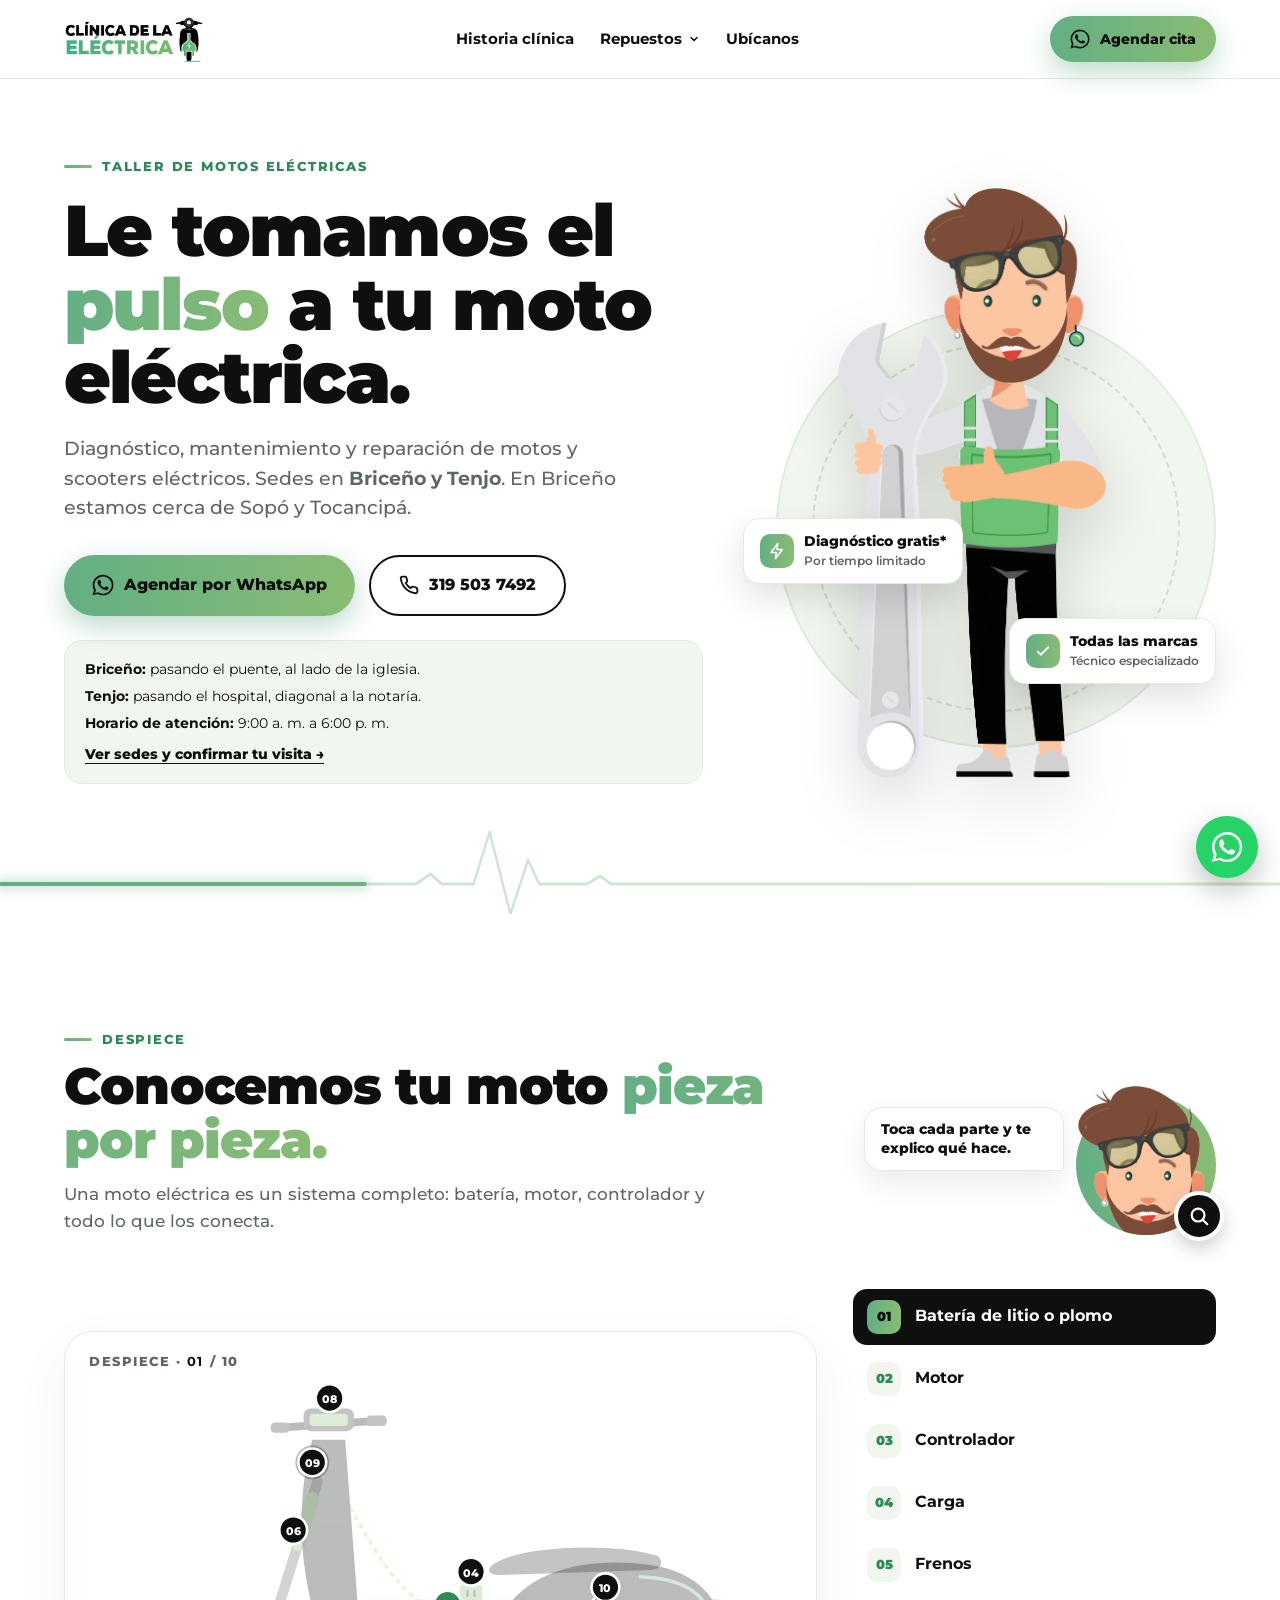
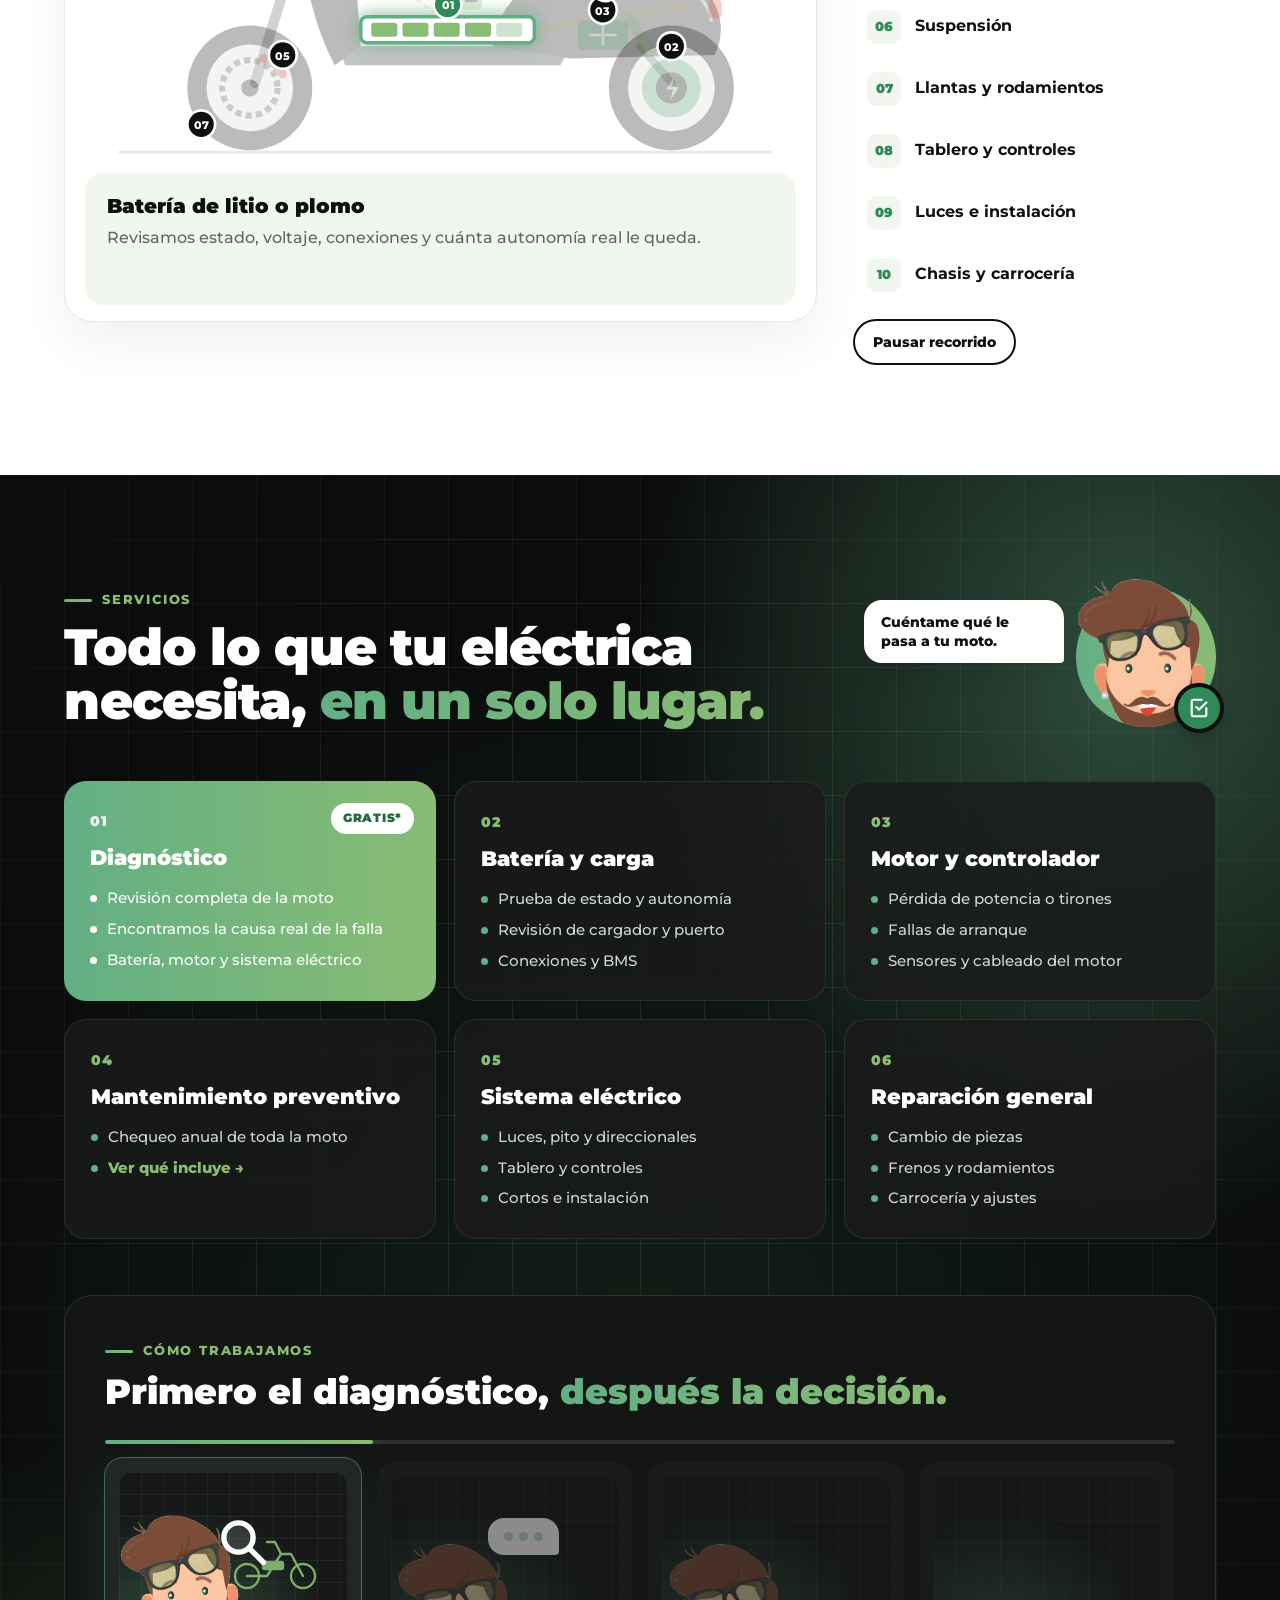
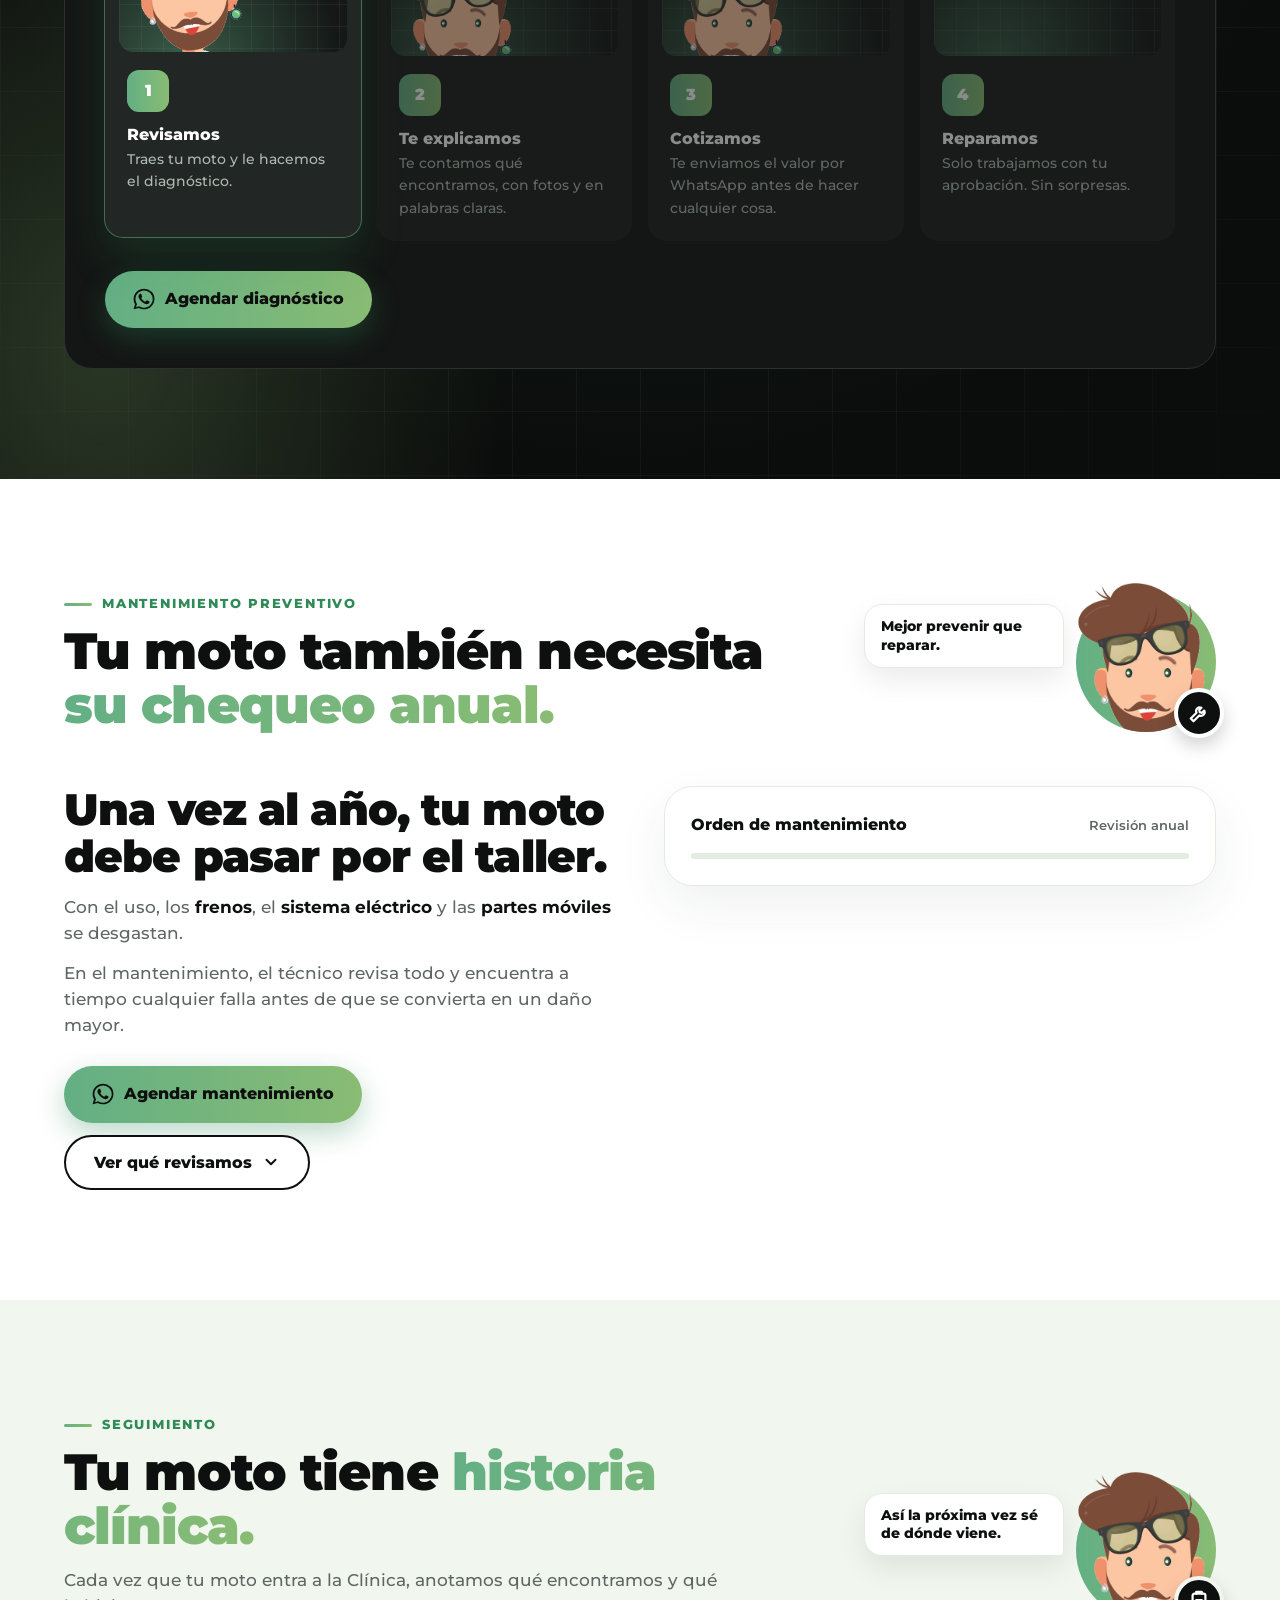
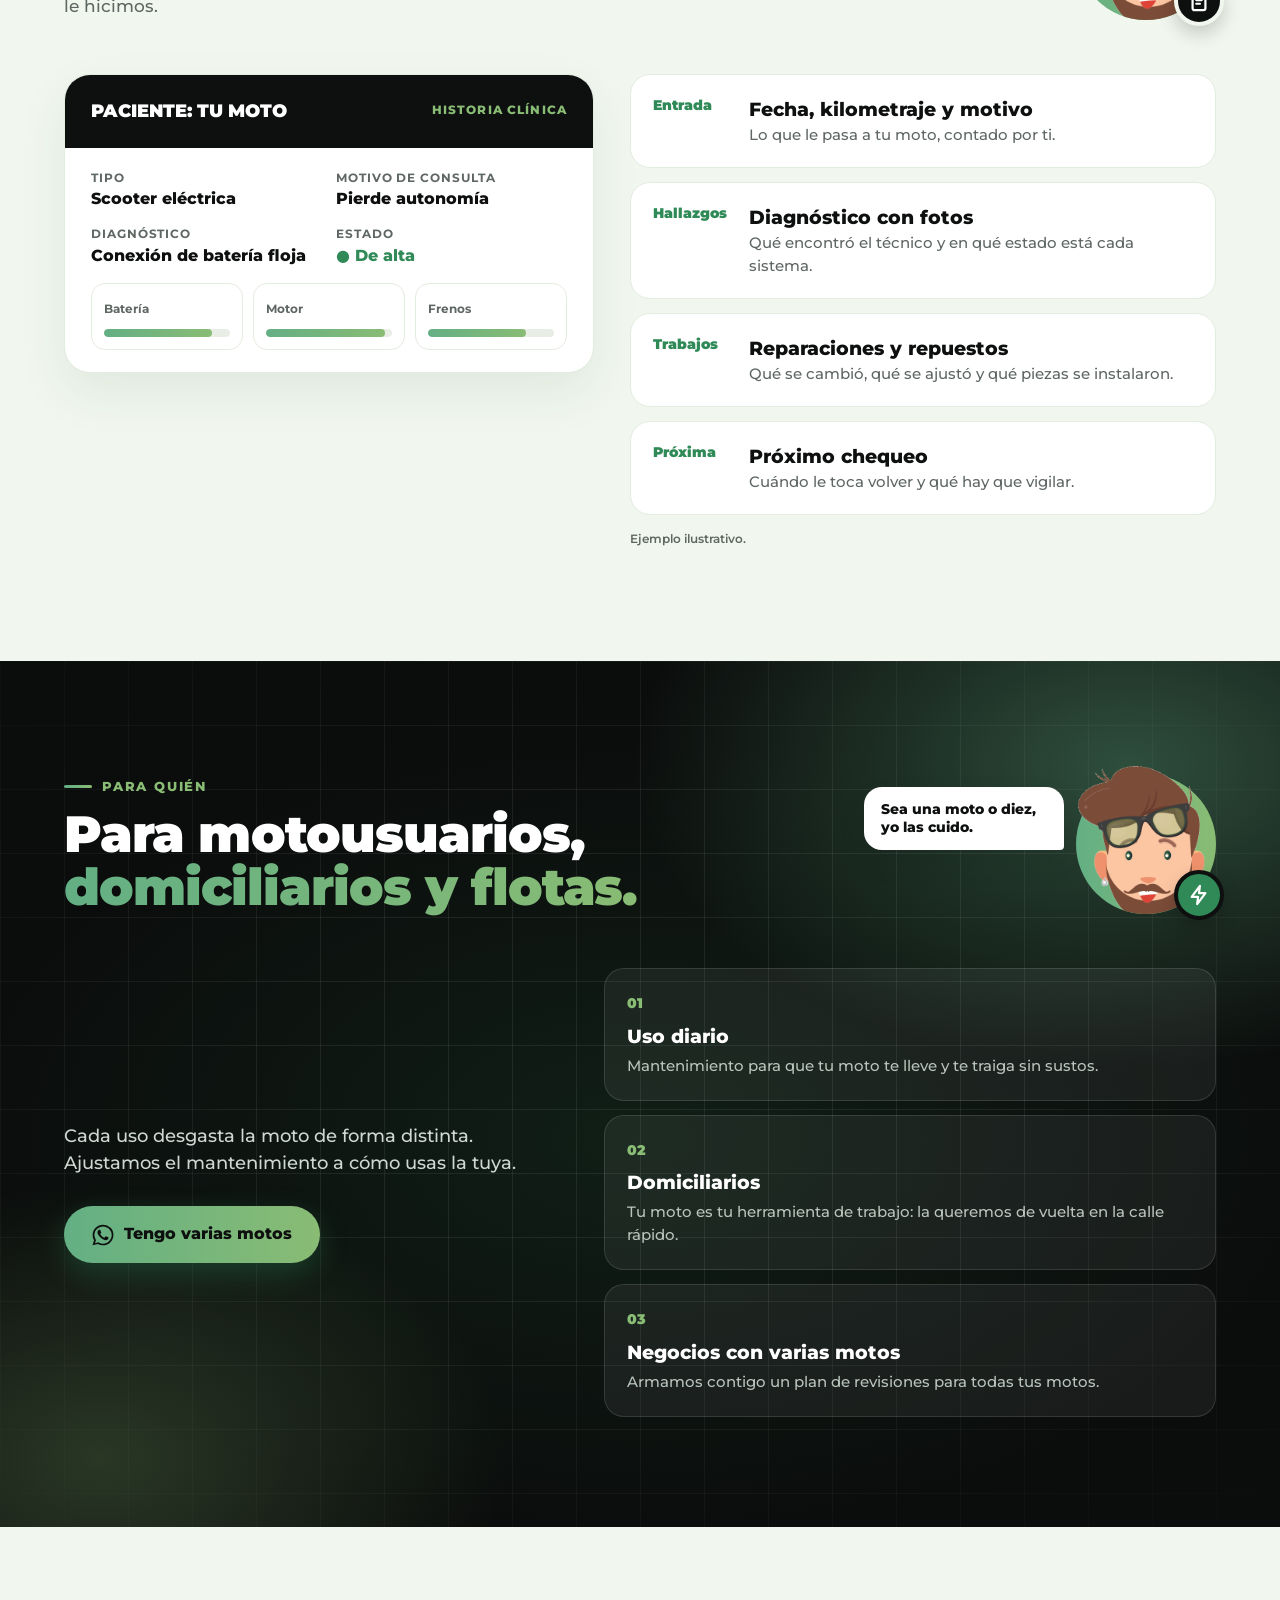
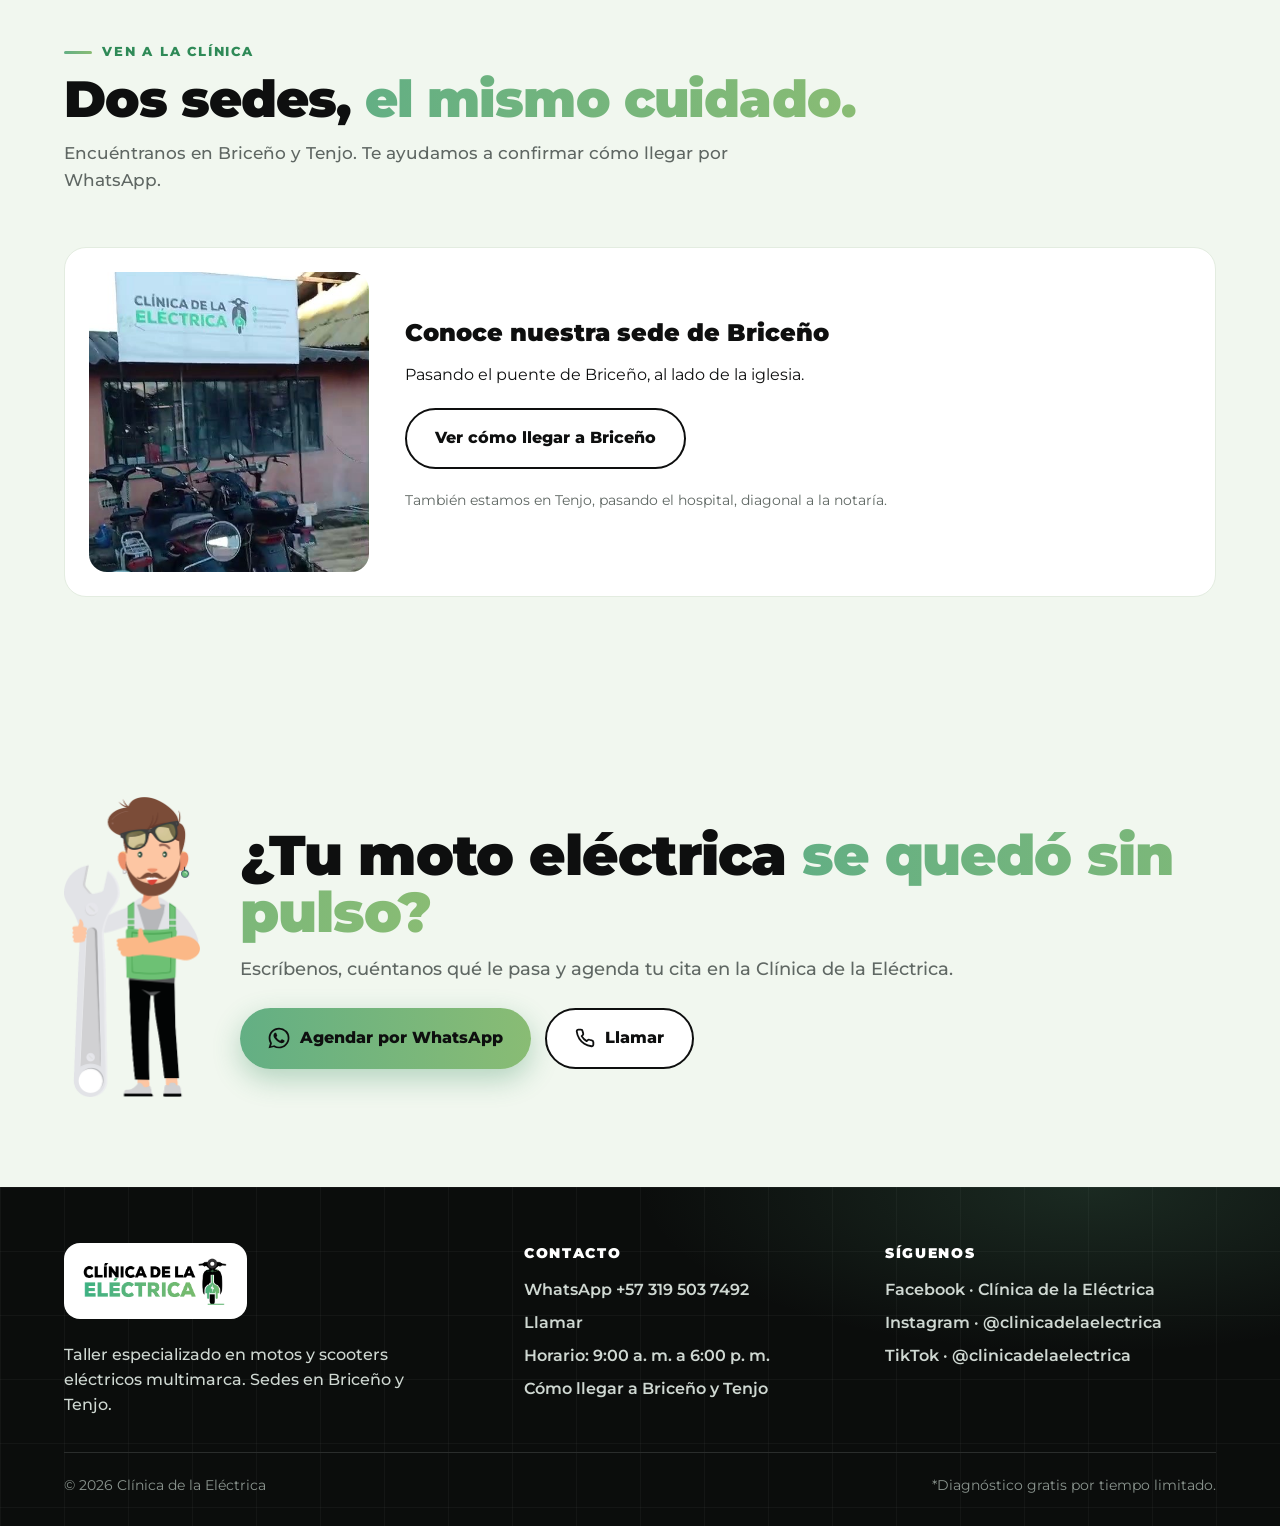
<file: index.html>
<!DOCTYPE html>
<html lang="es">
<head>
<meta charset="UTF-8" />
<meta name="viewport" content="width=device-width, initial-scale=1" />
<title>Clínica de la Eléctrica | Motos eléctricas en Briceño y Tenjo</title>
<meta name="description" content="Diagnóstico, mantenimiento y reparación de motos y scooters eléctricos. Sedes en Briceño y Tenjo; atención para Sopó y Tocancipá. Agenda por WhatsApp." />
<link rel="preconnect" href="https://fonts.googleapis.com" />
<link rel="preconnect" href="https://fonts.gstatic.com" crossorigin />
<link href="https://fonts.googleapis.com/css2?family=Montserrat:wght@400;500;600;700;800;900&display=swap" rel="stylesheet" />
<link rel="icon" href="assets/logo.png" />
<link rel="stylesheet" href="assets/site.css" />

<link rel="canonical" href="https://sang488.github.io/clinica-de-la-electrica/" />
<meta property="og:type" content="website" />
<meta property="og:locale" content="es_CO" />
<meta property="og:site_name" content="Clínica de la Eléctrica" />
<meta property="og:title" content="Clínica de la Eléctrica | Motos eléctricas en Briceño y Tenjo" />
<meta property="og:description" content="Diagnóstico, mantenimiento y reparación de motos y scooters eléctricos. Sedes en Briceño y Tenjo; atención para Sopó y Tocancipá. Agenda por WhatsApp." />
<meta property="og:url" content="https://sang488.github.io/clinica-de-la-electrica/" />
<meta property="og:image" content="https://sang488.github.io/clinica-de-la-electrica/assets/logo.png" />
<meta property="og:image:alt" content="Clínica de la Eléctrica" />
<script type="application/ld+json">{"@context": "https://schema.org", "@graph": [{"@type": "AutoRepair", "@id": "https://sang488.github.io/clinica-de-la-electrica/#sede-briceno", "name": "Clínica de la Eléctrica · Briceño", "url": "https://sang488.github.io/clinica-de-la-electrica/ubicanos.html#sede-briceno", "telephone": "+573195037492", "description": "Pasando el puente de Briceño, al lado de la iglesia.", "address": {"@type": "PostalAddress", "addressLocality": "Briceño", "addressRegion": "Cundinamarca", "addressCountry": "CO"}, "sameAs": ["https://www.facebook.com/profile.php?id=100094913809642", "https://www.instagram.com/clinicadelaelectrica/", "https://www.tiktok.com/@clinicadelaelectrica"]}, {"@type": "AutoRepair", "@id": "https://sang488.github.io/clinica-de-la-electrica/#sede-tenjo", "name": "Clínica de la Eléctrica · Tenjo", "url": "https://sang488.github.io/clinica-de-la-electrica/ubicanos.html#sede-tenjo", "telephone": "+573195037492", "description": "Pasando el hospital, diagonal a la notaría.", "address": {"@type": "PostalAddress", "addressLocality": "Tenjo", "addressRegion": "Cundinamarca", "addressCountry": "CO"}, "sameAs": ["https://www.facebook.com/profile.php?id=100094913809642", "https://www.instagram.com/clinicadelaelectrica/", "https://www.tiktok.com/@clinicadelaelectrica"]}]}</script>
</head>
<body>
<a class="skip-link" href="#contenido">Saltar al contenido</a>

<svg width="0" height="0" style="position:absolute" aria-hidden="true">
  <defs>
    <linearGradient id="gline" x1="0" x2="1"><stop offset="0" stop-color="#63af84"/><stop offset="1" stop-color="#89bc74"/></linearGradient>
    <symbol id="i-wa" viewBox="0 0 24 24"><path fill="currentColor" d="M17.47 14.38c-.3-.15-1.76-.87-2.03-.97-.27-.1-.47-.15-.67.15-.2.3-.77.97-.94 1.17-.17.2-.35.22-.65.07-.3-.15-1.26-.46-2.4-1.48-.89-.79-1.49-1.77-1.66-2.07-.17-.3-.02-.46.13-.61.13-.13.3-.35.45-.52.15-.17.2-.3.3-.5.1-.2.05-.37-.03-.52-.07-.15-.67-1.62-.92-2.22-.24-.58-.49-.5-.67-.51h-.57c-.2 0-.52.07-.79.37-.27.3-1.04 1.02-1.04 2.48s1.07 2.88 1.21 3.08c.15.2 2.1 3.2 5.08 4.49.71.31 1.26.49 1.69.63.71.23 1.36.2 1.87.12.57-.09 1.76-.72 2.01-1.41.25-.7.25-1.29.17-1.41-.07-.12-.27-.2-.57-.35zM12.05 21.5a9.4 9.4 0 0 1-4.79-1.31l-.34-.2-3.56.93.95-3.47-.22-.36a9.4 9.4 0 0 1-1.44-5.01c0-5.2 4.23-9.43 9.44-9.43 2.52 0 4.89.98 6.67 2.77a9.36 9.36 0 0 1 2.76 6.67c0 5.2-4.24 9.42-9.44 9.42zm8.03-17.45A11.3 11.3 0 0 0 12.05.72C5.79.72.7 5.8.7 12.06c0 2 .52 3.95 1.52 5.67L.6 23.28l5.68-1.49a11.3 11.3 0 0 0 5.76 1.47c6.26 0 11.35-5.09 11.35-11.35 0-3.03-1.18-5.88-3.32-8.02z"/></symbol>
    <symbol id="i-bolt" viewBox="0 0 24 24"><path fill="none" stroke="currentColor" stroke-width="2.2" stroke-linejoin="round" d="M13 2 4 14h7l-1 8 9-12h-7z"/></symbol>
    <symbol id="i-phone" viewBox="0 0 24 24"><path fill="none" stroke="currentColor" stroke-width="2.2" stroke-linecap="round" stroke-linejoin="round" d="M22 16.9v3a2 2 0 0 1-2.2 2 19.8 19.8 0 0 1-8.6-3.1 19.5 19.5 0 0 1-6-6A19.8 19.8 0 0 1 2.1 4.2 2 2 0 0 1 4.1 2h3a2 2 0 0 1 2 1.7c.1.9.4 1.8.7 2.7a2 2 0 0 1-.5 2.1L8 9.8a16 16 0 0 0 6 6l1.3-1.3a2 2 0 0 1 2.1-.4c.9.3 1.8.6 2.7.7a2 2 0 0 1 1.7 2z"/></symbol>
  </defs>
</svg>

<!-- ══════════ NAV ══════════ -->
<header class="nav" id="topnav">
  <div class="wrap">
    <a href="index.html" class="logo"><img src="assets/logo.png" alt="Clínica de la Eléctrica" width="890" height="290" decoding="async" /></a>
    <nav id="main-menu" aria-label="Navegación principal">
      <a href="index.html#historia">Historia clínica</a>
      <div class="dd">
        <a href="repuestos.html" class="dd-t">Repuestos <svg width="12" height="12" viewBox="0 0 24 24" fill="none" stroke="currentColor" stroke-width="3" stroke-linecap="round" stroke-linejoin="round"><path d="M6 9l6 6 6-6"/></svg></a>
        <div class="dd-m">
          <a href="repuestos.html#rep-baterias">Baterías</a>
          <a href="repuestos.html#rep-llantas">Llantas</a>
          <a href="repuestos.html#rep-piezas">Piezas</a>
        </div>
      </div>
      <a href="ubicanos.html">Ubícanos</a>
    </nav>
    <div class="nav-right">
      <a class="btn btn-g wa-link" aria-label="Agendar cita por WhatsApp" href="https://wa.me/573195037492?text=Hola%2C%20quiero%20agendar%20una%20cita%20en%20la%20Cl%C3%ADnica%20de%20la%20El%C3%A9ctrica" target="_blank" rel="noopener"><svg width="20" height="20"><use href="#i-wa"/></svg><span>Agendar cita</span></a>
      <button class="burger" type="button" aria-label="Abrir menú" aria-expanded="false" aria-controls="main-menu"><span></span></button>
    </div>
  </div>
</header>
<main id="contenido">

<!-- ══════════ HERO ══════════ -->
<section class="hero" id="inicio">
  <div class="wrap">
    <div>
      <span class="kicker">Taller de motos eléctricas</span>
      <h1>Le tomamos el <span class="gtxt">pulso</span> a tu moto eléctrica.</h1>
      <p class="lead">Diagnóstico, mantenimiento y reparación de motos y scooters eléctricos. Sedes en <b>Briceño y Tenjo</b>. En Briceño estamos cerca de Sopó y Tocancipá.</p>
      <div class="ctas">
        <a class="btn btn-g wa-link" href="https://wa.me/573195037492?text=Hola%2C%20quiero%20agendar%20una%20cita%20en%20la%20Cl%C3%ADnica%20de%20la%20El%C3%A9ctrica" target="_blank" rel="noopener"><svg width="22" height="22"><use href="#i-wa"/></svg>Agendar por WhatsApp</a>
        <a class="btn btn-o" href="tel:+573195037492"><svg width="20" height="20"><use href="#i-phone"/></svg>319 503 7492</a>
      </div>
      <div class="visit-summary">
        <p><b>Briceño:</b> pasando el puente, al lado de la iglesia.</p>
        <p><b>Tenjo:</b> pasando el hospital, diagonal a la notaría.</p>
        <p><b>Horario de atención:</b> 9:00 a. m. a 6:00 p. m.</p>
        <a href="ubicanos.html">Ver sedes y confirmar tu visita →</a>
      </div>
    </div>
    <div class="art">
      <div class="disc"></div>
      <img src="assets/mascota.png" alt="Técnico de la Clínica de la Eléctrica" width="547" height="1204" decoding="async" />
      <div class="tag" style="left:0;top:330px;"><i><svg width="18" height="18" style="color:#fff"><use href="#i-bolt"/></svg></i><span>Diagnóstico gratis*<small>Por tiempo limitado</small></span></div>
      <div class="tag" style="right:0;top:430px;"><i><svg width="18" height="18" viewBox="0 0 24 24" fill="none" stroke="#fff" stroke-width="2.4" stroke-linecap="round"><path d="M5 13l4 4L19 7"/></svg></i><span>Todas las marcas<small>Técnico especializado</small></span></div>
    </div>
  </div>
  <svg class="ecg" viewBox="0 0 1600 90" preserveAspectRatio="none" aria-hidden="true">
    <path class="ecg-base" pathLength="1000" d="M0 60 H520 l18 -10 l14 10 h40 l20 -52 l26 82 l22 -54 l14 24 h60 l16 -8 l14 8 H1600" />
    <path class="ecg-glow" pathLength="1000" d="M0 60 H520 l18 -10 l14 10 h40 l20 -52 l26 82 l22 -54 l14 24 h60 l16 -8 l14 8 H1600" />
    <path class="ecg-run" pathLength="1000" d="M0 60 H520 l18 -10 l14 10 h40 l20 -52 l26 82 l22 -54 l14 24 h60 l16 -8 l14 8 H1600" />
  </svg>
</section>

<!-- ══════════ 01 DESPIECE ══════════ -->
<section class="sec" id="despiece">
  <div class="wrap">
    <div class="sec-head has-guia reveal">
      <div>
        <span class="kicker">Despiece</span>
        <h2>Conocemos tu moto <span class="gtxt">pieza por pieza.</span></h2>
        <p>Una moto eléctrica es un sistema completo: batería, motor, controlador y todo lo que los conecta. </p>
      </div>
      <div class="guia" aria-hidden="true"><div class="bub">Toca cada parte y te explico qué hace.</div><div class="av"><div class="clip"><img src="assets/mascota_busto.png" alt="" loading="lazy" width="360" height="500" decoding="async" /></div><span class="prop"><svg width="22" height="22" viewBox="0 0 24 24" fill="none" stroke="#fff" stroke-width="2.4" stroke-linecap="round" stroke-linejoin="round"><circle cx="11" cy="11" r="7"/><path d="M21 21l-5-5"/></svg></span></div></div>
    </div>
    <div class="despiece reveal">
      <div>
        <div class="moto-box">
          <div class="count">Despiece · <b id="pc-n">01</b> / 10</div>
          <svg class="moto-svg" id="moto" viewBox="0 0 820 470" role="group" aria-label="Despiece interactivo de una moto eléctrica">
            <!-- piso -->
            <line x1="40" y1="452" x2="790" y2="452" stroke="#e3ece0" stroke-width="3" stroke-linecap="round"/>
            <!-- 10 chasis / carrocería -->
            <g class="part" data-p="10">
              <path d="M300 352 L548 352 L560 330 L292 330 Z" fill="#2a2d2c"/>
              <path d="M262 92 L300 92 L318 330 L288 352 C250 280 238 180 262 92 Z" fill="#0e0f0f"/>
              <path d="M470 330 C480 252 560 224 650 236 C724 246 746 300 726 340 L560 344 Z" fill="#0e0f0f"/>
              <path d="M640 250 C690 252 716 270 722 300" fill="none" stroke="#63af84" stroke-width="4" stroke-linecap="round"/>
            </g>
            <!-- asiento -->
            <g class="part" data-p="10"><path d="M470 236 C500 214 610 210 660 226 C668 232 664 242 652 242 L478 248 C466 248 462 242 470 236 Z" fill="#2a2d2c"/></g>
            <!-- 01 batería -->
            <g class="part" data-p="1">
              <rect x="318" y="296" width="200" height="30" rx="7" fill="#fff" stroke="#63af84" stroke-width="4"/>
              <g fill="#89bc74"><rect x="330" y="303" width="30" height="16" rx="3"/><rect x="366" y="303" width="30" height="16" rx="3"/><rect x="402" y="303" width="30" height="16" rx="3"/><rect x="438" y="303" width="30" height="16" rx="3"/><rect x="474" y="303" width="30" height="16" rx="3" fill="#cfe2cb"/></g>
            </g>
            <!-- 03 controlador -->
            <g class="part" data-p="3"><rect x="568" y="300" width="58" height="34" rx="6" fill="#63af84"/><path d="M582 317h30M597 306v22" stroke="#fff" stroke-width="3" stroke-linecap="round"/></g>
            <!-- 04 cargador / puerto -->
            <g class="part" data-p="4"><rect x="432" y="258" width="26" height="30" rx="6" fill="#89bc74"/><path d="M441 266v6M449 266v6M439 278h12" stroke="#0e0f0f" stroke-width="2.5" stroke-linecap="round"/></g>
            <!-- 06 suspensión -->
            <g class="part" data-p="6">
              <path d="M268 140 L196 372" stroke="#5f6763" stroke-width="12" stroke-linecap="round"/>
              <path d="M262 160 L246 212" stroke="#89bc74" stroke-width="16" stroke-linecap="round"/>
              <path d="M640 330 L676 372" stroke="#5f6763" stroke-width="9" stroke-linecap="round"/>
              <path d="M628 300 L652 334" stroke="#89bc74" stroke-width="13" stroke-linecap="round"/>
            </g>
            <!-- 07 llantas -->
            <g class="part" data-p="7">
              <circle cx="190" cy="378" r="72" fill="#0e0f0f"/><circle cx="190" cy="378" r="50" fill="#d5dbd7"/><circle cx="190" cy="378" r="10" fill="#0e0f0f"/>
              <circle cx="676" cy="378" r="72" fill="#0e0f0f"/><circle cx="676" cy="378" r="50" fill="#d5dbd7"/>
            </g>
            <!-- 02 motor (hub trasero) -->
            <g class="part" data-p="2"><circle cx="676" cy="378" r="34" fill="#63af84"/><circle cx="676" cy="378" r="18" fill="#0e0f0f"/><path d="M679 366 l-9 14 h8 l-3 12 l10 -15 h-8 z" fill="#89bc74"/></g>
            <!-- 05 frenos -->
            <g class="part" data-p="5"><circle cx="190" cy="378" r="32" fill="none" stroke="#5f6763" stroke-width="7" stroke-dasharray="7 5"/><path d="M206 344 a36 36 0 0 1 22 18" stroke="#e2574c" stroke-width="10" stroke-linecap="round" fill="none"/></g>
            <!-- 08 tablero y controles -->
            <g class="part" data-p="8">
              <path d="M226 78 L340 70" stroke="#0e0f0f" stroke-width="9" stroke-linecap="round"/>
              <rect x="252" y="56" width="58" height="26" rx="8" fill="#2a2d2c"/><rect x="259" y="62" width="44" height="14" rx="4" fill="#89bc74"/>
              <rect x="324" y="64" width="24" height="12" rx="5" fill="#2a2d2c"/><rect x="214" y="72" width="22" height="12" rx="5" fill="#2a2d2c"/>
            </g>
            <!-- 09 luces e instalación -->
            <g class="part" data-p="9">
              <circle cx="262" cy="118" r="17" fill="#fff" stroke="#0e0f0f" stroke-width="5"/><circle cx="262" cy="118" r="7" fill="#f2b33d"/>
              <rect x="718" y="276" width="16" height="22" rx="5" fill="#e2574c"/>
              <path d="M300 160 C340 230 360 270 420 300 M526 312 C560 300 600 290 720 286" fill="none" stroke="#f2b33d" stroke-width="3" stroke-dasharray="6 5"/>
            </g>
            <!-- hotspots -->
            <g id="hots"></g>
          </svg>
          <div class="part-info" id="part-details"><h3 id="pi-t"></h3><p id="pi-d"></p></div>
        </div>
      </div>
      <div class="part-controls">
        <ul class="part-list" id="plist" aria-label="Partes de la moto"></ul>
        <button class="btn btn-o part-pause" id="part-pause" type="button" aria-pressed="false">Pausar recorrido</button>
        <p class="sr-only" id="part-status" role="status" aria-live="polite"></p>
        <noscript><p>Revisamos batería, motor, controlador, carga, frenos, suspensión, llantas, tablero, luces y chasis. Escríbenos para contarnos qué le pasa a tu moto.</p></noscript>
      </div>
    </div>
  </div>
</section>

<!-- ══════════ 03 SERVICIOS ══════════ -->
<section class="sec dark" id="servicios">
  <div class="wrap">
    <div class="sec-head has-guia reveal">
      <div>
        <span class="kicker">Servicios</span>
        <h2>Todo lo que tu eléctrica necesita, <span class="gtxt">en un solo lugar.</span></h2>
      </div>
      <div class="guia" aria-hidden="true"><div class="bub">Cuéntame qué le pasa a tu moto.</div><div class="av"><div class="clip"><img src="assets/mascota_busto.png" alt="" loading="lazy" width="360" height="500" decoding="async" /></div><span class="prop"><svg width="22" height="22" viewBox="0 0 24 24" fill="none" stroke="#fff" stroke-width="2.4" stroke-linecap="round" stroke-linejoin="round"><path d="M9 11l3 3 8-8"/><path d="M20 12v7a2 2 0 0 1-2 2H6a2 2 0 0 1-2-2V5a2 2 0 0 1 2-2h9"/></svg></span></div></div>
    </div>
    <div class="svc-grid reveal">
      <div class="svc feat"><span class="badge">GRATIS*</span><span class="n">01</span><h3>Diagnóstico</h3><ul><li>Revisión completa de la moto</li><li>Encontramos la causa real de la falla</li><li>Batería, motor y sistema eléctrico</li></ul></div>
      <div class="svc"><span class="n">02</span><h3>Batería y carga</h3><ul><li>Prueba de estado y autonomía</li><li>Revisión de cargador y puerto</li><li>Conexiones y BMS</li></ul></div>
      <div class="svc"><span class="n">03</span><h3>Motor y controlador</h3><ul><li>Pérdida de potencia o tirones</li><li>Fallas de arranque</li><li>Sensores y cableado del motor</li></ul></div>
      <div class="svc"><span class="n">04</span><h3>Mantenimiento preventivo</h3><ul><li>Chequeo anual de toda la moto</li><li><a href="#mantenimiento" style="color:var(--g2);font-weight:800">Ver qué incluye →</a></li></ul></div>
      <div class="svc"><span class="n">05</span><h3>Sistema eléctrico</h3><ul><li>Luces, pito y direccionales</li><li>Tablero y controles</li><li>Cortos e instalación</li></ul></div>
      <div class="svc"><span class="n">06</span><h3>Reparación general</h3><ul><li>Cambio de piezas</li><li>Frenos y rodamientos</li><li>Carrocería y ajustes</li></ul></div>
    </div>
    <div class="process reveal">
      <span class="kicker">Cómo trabajamos</span>
      <h3 style="margin-top:12px">Primero el diagnóstico, <span class="gtxt">después la decisión.</span></h3>
      <div class="steps-bar"><i id="steps-fill"></i></div>
      <div class="steps" id="steps">
        <div class="step on" data-i="0">
          <div class="scene">
            <img class="m" style="--r:-7deg" src="assets/mascota_busto.png" alt="" loading="lazy" width="360" height="500" decoding="async" />
            <div class="pr pr-scan"><svg class="moto-mini" width="92" height="60" viewBox="0 0 92 60" stroke="#89bc74" stroke-width="2.4" fill="none" stroke-linecap="round" stroke-linejoin="round"><circle cx="18" cy="44" r="12"/><circle cx="74" cy="44" r="12"/><path d="M18 44h20l14-22h10l12 22M52 22l-6-12h-8"/><rect x="34" y="30" width="20" height="7" rx="2" fill="#89bc74"/></svg><svg class="lupa" width="54" height="54" viewBox="0 0 24 24" stroke="#fff" stroke-width="2.4" fill="none" stroke-linecap="round" stroke-linejoin="round"><circle cx="10" cy="10" r="6.5" fill="rgba(255,255,255,.12)"/><path d="M15 15l6 6"/></svg></div>
          </div>
          <b>1</b><h3>Revisamos</h3><p>Traes tu moto y le hacemos el diagnóstico.</p>
        </div>
        <div class="step" data-i="1">
          <div class="scene">
            <img class="m" style="--r:5deg" src="assets/mascota_busto.png" alt="" loading="lazy" width="360" height="500" decoding="async" />
            <div class="pr pr-talk"><div class="talk"><span></span><span></span><span></span></div><div class="photo"><svg width="26" height="26" viewBox="0 0 24 24" stroke="#fff" stroke-width="2.4" fill="none" stroke-linecap="round" stroke-linejoin="round"><rect x="3" y="5" width="18" height="14" rx="2"/><circle cx="9" cy="10" r="1.8"/><path d="M21 16l-5-5-8 8"/></svg></div></div>
          </div>
          <b>2</b><h3>Te explicamos</h3><p>Te contamos qué encontramos, con fotos y en palabras claras.</p>
        </div>
        <div class="step" data-i="2">
          <div class="scene">
            <img class="m" style="--r:-3deg" src="assets/mascota_busto.png" alt="" loading="lazy" width="360" height="500" decoding="async" />
            <div class="pr pr-quote"><div class="msg"><svg width="16" height="16"><use href="#i-wa"/></svg><span>Cotización</span><strong class="amt">$ ·····</strong><em>✓✓</em></div></div>
          </div>
          <b>3</b><h3>Cotizamos</h3><p>Te enviamos el valor por WhatsApp antes de hacer cualquier cosa.</p>
        </div>
        <div class="step" data-i="3">
          <div class="scene">
            <img class="m m-ok" src="assets/mascota_ok.png" alt="" loading="lazy" width="547" height="720" decoding="async" />
            <div class="pr pr-done"><div class="ok"><svg width="30" height="30" viewBox="0 0 24 24" stroke="#fff" stroke-width="2.4" fill="none" stroke-linecap="round" stroke-linejoin="round" stroke-width="3"><path d="M5 13l4 4L19 7"/></svg></div><i class="sp s1"></i><i class="sp s2"></i><i class="sp s3"></i></div>
          </div>
          <b>4</b><h3>Reparamos</h3><p>Solo trabajamos con tu aprobación. Sin sorpresas.</p>
        </div>
      </div>
      <a class="btn btn-g wa-link" data-msg="Hola, quiero agendar un diagnóstico para mi moto eléctrica" href="https://wa.me/573195037492?text=Hola%2C%20quiero%20agendar%20un%20diagn%C3%B3stico%20para%20mi%20moto%20el%C3%A9ctrica" target="_blank" rel="noopener"><svg width="22" height="22"><use href="#i-wa"/></svg>Agendar diagnóstico</a>
    </div>
  </div>
</section>

<!-- ══════════ 04 MANTENIMIENTO ══════════ -->
<section class="sec" id="mantenimiento">
  <div class="wrap">
    <div class="sec-head has-guia reveal">
      <div>
        <span class="kicker">Mantenimiento preventivo</span>
        <h2>Tu moto también necesita <span class="gtxt">su chequeo anual.</span></h2>
      </div>
      <div class="guia" aria-hidden="true"><div class="bub">Mejor prevenir que reparar.</div><div class="av"><div class="clip"><img src="assets/mascota_busto.png" alt="" loading="lazy" width="360" height="500" decoding="async" /></div><span class="prop"><svg width="22" height="22" viewBox="0 0 24 24" fill="none" stroke="#fff" stroke-width="2.4" stroke-linecap="round" stroke-linejoin="round"><path d="M14.7 6.3a4 4 0 0 0-5.4 5.4L3 18l3 3 6.3-6.3a4 4 0 0 0 5.4-5.4l-2.5 2.5-2.4-.6-.6-2.4z"/></svg></span></div></div>
    </div>
    <div class="bat reveal">
      <div>
        <div class="big">Una vez al año, tu moto debe pasar por el taller.</div>
        <p>Con el uso, los <b>frenos</b>, el <b>sistema eléctrico</b> y las <b>partes móviles</b> se desgastan.</p>
        <p>En el mantenimiento, el técnico revisa todo y encuentra a tiempo cualquier falla antes de que se convierta en un daño mayor.</p>
        <div style="margin-top:28px;display:flex;flex-wrap:wrap;gap:12px">
          <a class="btn btn-g wa-link" data-msg="Hola, quiero agendar el mantenimiento preventivo de mi moto eléctrica" href="https://wa.me/573195037492?text=Hola%2C%20quiero%20agendar%20el%20mantenimiento%20preventivo%20de%20mi%20moto%20el%C3%A9ctrica" target="_blank" rel="noopener"><svg width="22" height="22"><use href="#i-wa"/></svg>Agendar mantenimiento</a>
          <button class="btn btn-o" id="mt-run" type="button" aria-expanded="false" aria-controls="mt-body"><span>Ver qué revisamos</span><svg class="chev" width="18" height="18" viewBox="0 0 24 24" fill="none" stroke="currentColor" stroke-width="2.6" stroke-linecap="round" stroke-linejoin="round"><path d="M6 9l6 6 6-6"/></svg></button>
        </div>
      </div>
      <div class="pack mt">
        <div class="pack-top"><span>Orden de mantenimiento</span><small id="mt-st">Revisión anual</small></div>
        <div class="mt-bar"><i id="mt-fill"></i></div>
        <div class="mt-body" id="mt-body"><div>
        <ul class="mt-list" id="mt-list"><li data-s="cambio"><i></i><div><b>Pastillas de freno</b><small>Desgaste y cambio</small></div><em>Cambio</em></li><li data-s="ok"><i></i><div><b>Discos de freno</b><small>Estado y desgaste</small></div><em>Revisado</em></li><li data-s="ajuste"><i></i><div><b>Ajuste de frenos</b><small>Recorrido y respuesta</small></div><em>Ajustado</em></li><li data-s="ok"><i></i><div><b>Revisión eléctrica</b><small>Batería, cableado, conexiones y luces</small></div><em>Revisado</em></li><li data-s="ajuste"><i></i><div><b>Lubricación interna</b><small>Rodamientos, ejes y partes móviles</small></div><em>Lubricado</em></li><li data-s="ajuste"><i></i><div><b>Tornillería y suspensión</b><small>Ajuste general</small></div><em>Ajustado</em></li></ul>
        <div class="res" id="mt-res">Así es una revisión de mantenimiento preventivo en la Clínica.</div>
        <span class="ex">Ejemplo ilustrativo. Lo que necesite tu moto se define en la revisión.</span>
        </div></div>
      </div>
    </div>
  </div>
</section>

<!-- ══════════ 05 HISTORIA CLÍNICA ══════════ -->
<section class="sec soft" id="historia">
  <div class="wrap">
    <div class="sec-head has-guia reveal">
      <div>
        <span class="kicker">Seguimiento</span>
        <h2>Tu moto tiene <span class="gtxt">historia clínica.</span></h2>
        <p>Cada vez que tu moto entra a la Clínica, anotamos qué encontramos y qué le hicimos.</p>
      </div>
      <div class="guia" aria-hidden="true"><div class="bub">Así la próxima vez sé de dónde viene.</div><div class="av"><div class="clip"><img src="assets/mascota_busto.png" alt="" loading="lazy" width="360" height="500" decoding="async" /></div><span class="prop"><svg width="22" height="22" viewBox="0 0 24 24" fill="none" stroke="#fff" stroke-width="2.4" stroke-linecap="round" stroke-linejoin="round"><rect x="5" y="4" width="14" height="18" rx="2"/><path d="M9 4V2h6v2M9 11h6M9 15h4"/></svg></span></div></div>
    </div>
    <div class="hc reveal">
      <div class="chart">
        <div class="chart-top"><b>PACIENTE: TU MOTO</b><small>HISTORIA CLÍNICA</small></div>
        <div class="chart-body">
          <div class="field"><small>Tipo</small><b>Scooter eléctrica</b></div>
          <div class="field"><small>Motivo de consulta</small><b>Pierde autonomía</b></div>
          <div class="field"><small>Diagnóstico</small><b>Conexión de batería floja</b></div>
          <div class="field"><small>Estado</small><b style="color:var(--gd)">● De alta</b></div>
          <div class="vitals">
            <div class="vital"><small>Batería</small><div class="bar"><i style="width:86%"></i></div></div>
            <div class="vital"><small>Motor</small><div class="bar"><i style="width:94%"></i></div></div>
            <div class="vital"><small>Frenos</small><div class="bar"><i style="width:78%"></i></div></div>
          </div>
        </div>
      </div>
      <div>
        <div class="timeline">
          <div class="entry"><span class="d">Entrada</span><div><h3>Fecha, kilometraje y motivo</h3><p>Lo que le pasa a tu moto, contado por ti.</p></div></div>
          <div class="entry"><span class="d">Hallazgos</span><div><h3>Diagnóstico con fotos</h3><p>Qué encontró el técnico y en qué estado está cada sistema.</p></div></div>
          <div class="entry"><span class="d">Trabajos</span><div><h3>Reparaciones y repuestos</h3><p>Qué se cambió, qué se ajustó y qué piezas se instalaron.</p></div></div>
          <div class="entry"><span class="d">Próxima</span><div><h3>Próximo chequeo</h3><p>Cuándo le toca volver y qué hay que vigilar.</p></div></div>
        </div>
        <span class="ex">Ejemplo ilustrativo.</span>
      </div>
    </div>
  </div>
</section>

<!-- ══════════ 07 FLOTAS ══════════ -->
<section class="sec dark" id="flotas">
  <div class="wrap">
    <div class="sec-head has-guia reveal">
      <div>
        <span class="kicker">Para quién</span>
        <h2>Para motousuarios, <span class="gtxt">domiciliarios y flotas.</span></h2>
      </div>
      <div class="guia" aria-hidden="true"><div class="bub">Sea una moto o diez, yo las cuido.</div><div class="av"><div class="clip"><img src="assets/mascota_busto.png" alt="" loading="lazy" width="360" height="500" decoding="async" /></div><span class="prop"><svg width="22" height="22" viewBox="0 0 24 24" fill="none" stroke="#fff" stroke-width="2.4" stroke-linecap="round" stroke-linejoin="round"><path d="M13 2L4 14h7l-1 8 9-12h-7z"/></svg></span></div></div>
    </div>
    <div class="fleet reveal">
      <div>
        <p style="color:#cfd8d2;font-size:1.1rem;font-weight:500">Cada uso desgasta la moto de forma distinta. Ajustamos el mantenimiento a cómo usas la tuya.</p>
        <div style="margin-top:30px"><a class="btn btn-g wa-link" data-msg="Hola, tengo varias motos eléctricas y quiero hablar de mantenimiento" href="https://wa.me/573195037492?text=Hola%2C%20tengo%20varias%20motos%20el%C3%A9ctricas%20y%20quiero%20hablar%20de%20mantenimiento" target="_blank" rel="noopener"><svg width="22" height="22"><use href="#i-wa"/></svg>Tengo varias motos</a></div>
      </div>
      <div class="fleet-list">
        <div class="fl"><b>01</b><h3>Uso diario</h3><p>Mantenimiento para que tu moto te lleve y te traiga sin sustos.</p></div>
        <div class="fl"><b>02</b><h3>Domiciliarios</h3><p>Tu moto es tu herramienta de trabajo: la queremos de vuelta en la calle rápido.</p></div>
        <div class="fl"><b>03</b><h3>Negocios con varias motos</h3><p>Armamos contigo un plan de revisiones para todas tus motos.</p></div>
      </div>
    </div>
  </div>
</section>

<section class="sec soft" id="sedes">
  <div class="wrap">
    <div class="sec-head"><div><span class="kicker">Ven a la Clínica</span><h2>Dos sedes, <span class="gtxt">el mismo cuidado.</span></h2><p>Encuéntranos en Briceño y Tenjo. Te ayudamos a confirmar cómo llegar por WhatsApp.</p></div></div>
    <div class="home-location"><img src="assets/sede.jpg" alt="Entrada de la sede de Briceño de Clínica de la Eléctrica" width="478" height="850" loading="lazy" decoding="async" /><div><h3>Conoce nuestra sede de Briceño</h3><p>Pasando el puente de Briceño, al lado de la iglesia.</p><a class="btn btn-o" href="ubicanos.html#sede-briceno">Ver cómo llegar a Briceño</a><p class="location-note">También estamos en Tenjo, pasando el hospital, diagonal a la notaría.</p></div></div>
  </div>
</section>

<section class="cta-final">
  <div class="wrap">
    <img src="assets/mascota.png" alt="" loading="lazy" width="547" height="1204" decoding="async" />
    <div>
      <h2>¿Tu moto eléctrica <span class="gtxt">se quedó sin pulso?</span></h2>
      <p>Escríbenos, cuéntanos qué le pasa y agenda tu cita en la Clínica de la Eléctrica.</p>
      <div class="btns" style="display:flex;flex-wrap:wrap;gap:14px">
        <a class="btn btn-g wa-link" href="https://wa.me/573195037492?text=Hola%2C%20quiero%20agendar%20una%20cita%20en%20la%20Cl%C3%ADnica%20de%20la%20El%C3%A9ctrica" target="_blank" rel="noopener"><svg width="22" height="22"><use href="#i-wa"/></svg>Agendar por WhatsApp</a>
        <a class="btn btn-o" href="tel:+573195037492"><svg width="20" height="20"><use href="#i-phone"/></svg>Llamar</a>
      </div>
    </div>
  </div>
</section>

</main>
<footer>
  <div class="wrap">
    <div class="top">
      <div>
        <span class="lg"><img src="assets/logo.png" alt="Clínica de la Eléctrica" width="890" height="290" decoding="async" /></span>
        <p style="margin-top:16px;max-width:24rem;font-weight:500">Taller especializado en motos y scooters eléctricos multimarca. Sedes en Briceño y Tenjo.</p>
      </div>
      <div>
        <h2>Contacto</h2>
        <ul>
          <li><a class="wa-link" href="https://wa.me/573195037492?text=Hola%2C%20quiero%20agendar%20una%20cita%20en%20la%20Cl%C3%ADnica%20de%20la%20El%C3%A9ctrica" target="_blank" rel="noopener">WhatsApp +57 319 503 7492</a></li>
          <li><a href="tel:+573195037492">Llamar</a></li>
          <li>Horario: 9:00 a. m. a 6:00 p. m.</li>
          <li><a href="ubicanos.html">Cómo llegar a Briceño y Tenjo</a></li>
        </ul>
      </div>
      <div>
        <h2>Síguenos</h2>
        <ul>
          <li><a href="https://www.facebook.com/profile.php?id=100094913809642" target="_blank" rel="noopener">Facebook · Clínica de la Eléctrica</a></li>
          <li><a href="https://www.instagram.com/clinicadelaelectrica/" target="_blank" rel="noopener">Instagram · @clinicadelaelectrica</a></li>
          <li><a href="https://www.tiktok.com/@clinicadelaelectrica" target="_blank" rel="noopener">TikTok · @clinicadelaelectrica</a></li>
        </ul>
      </div>
    </div>
    <div class="bot"><span>© <span id="yr"></span> Clínica de la Eléctrica</span><span>*Diagnóstico gratis por tiempo limitado.</span></div>
  </div>
</footer>

<a class="wa-float wa-link" href="https://wa.me/573195037492?text=Hola%2C%20quiero%20agendar%20una%20cita%20en%20la%20Cl%C3%ADnica%20de%20la%20El%C3%A9ctrica" target="_blank" rel="noopener" aria-label="WhatsApp"><svg width="32" height="32" style="color:#fff"><use href="#i-wa"/></svg></a>

<script src="assets/site.js" defer></script>
</body>
</html>
</file>
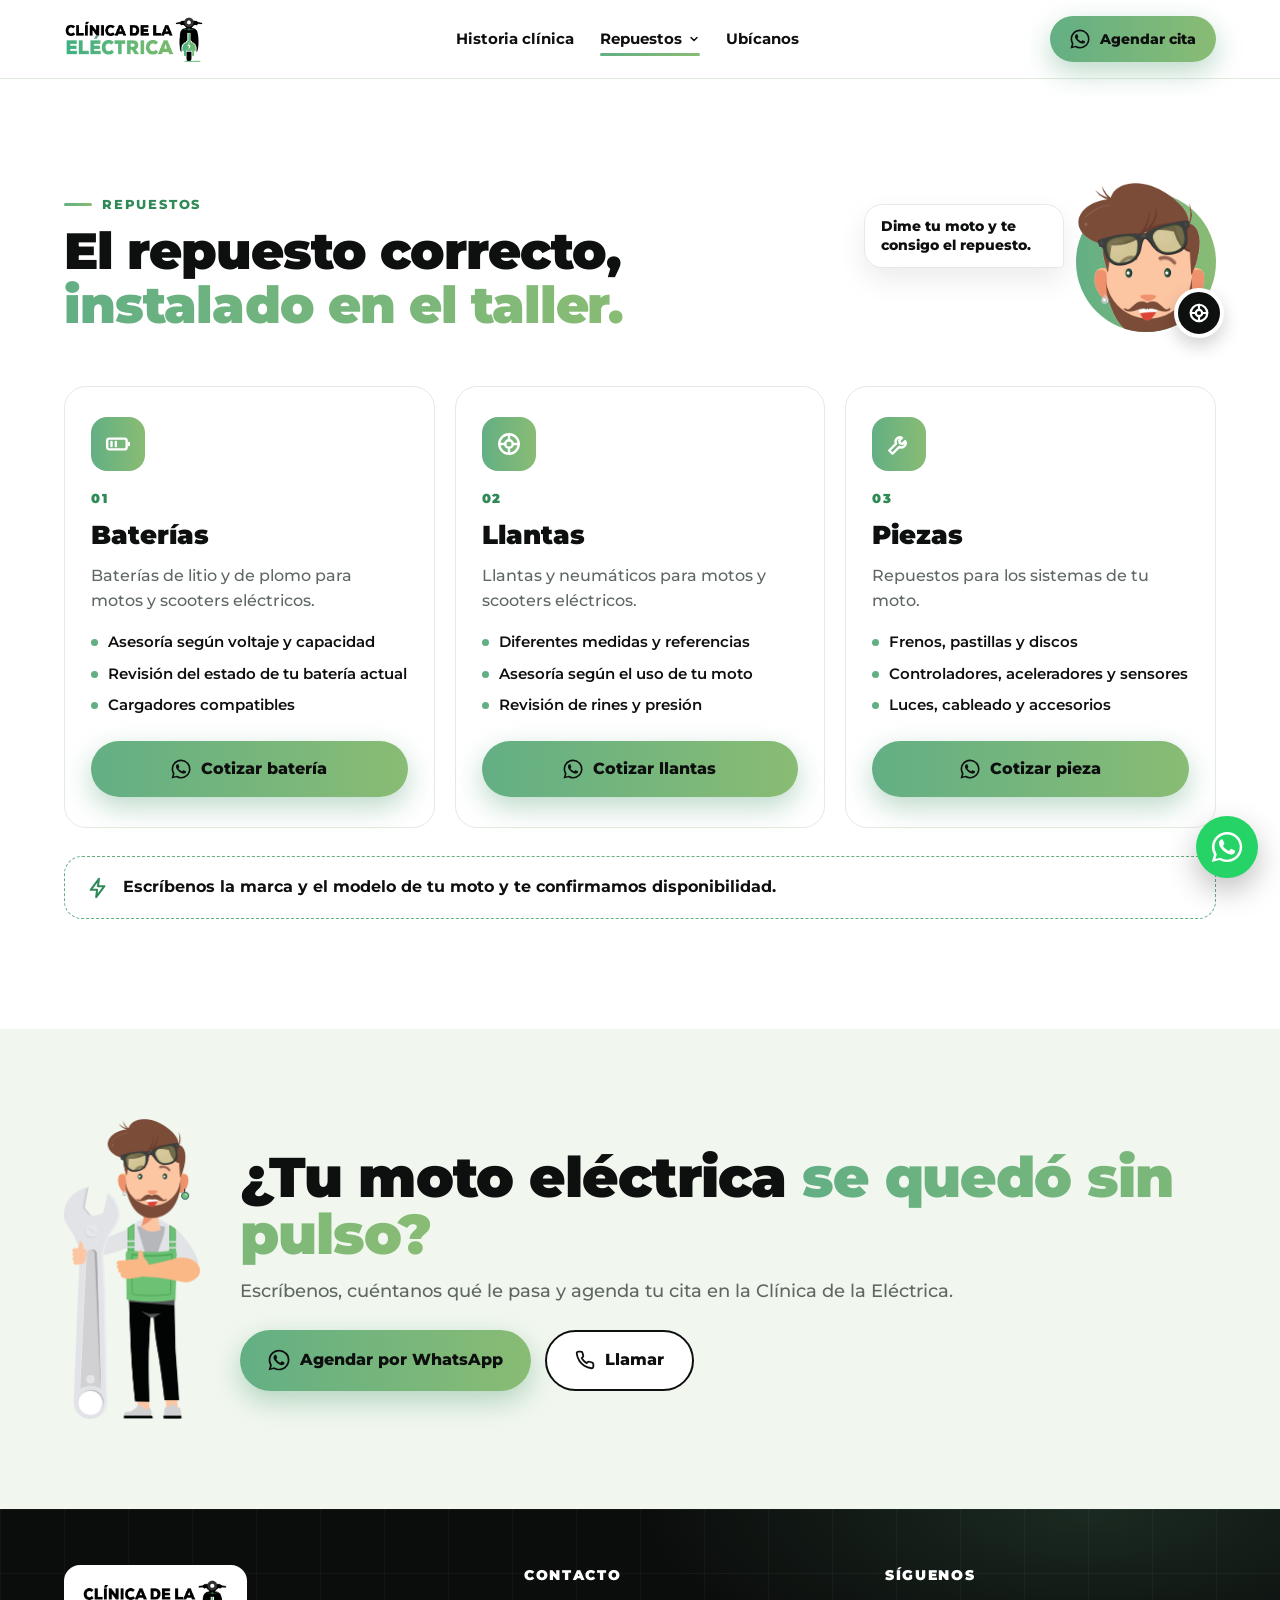
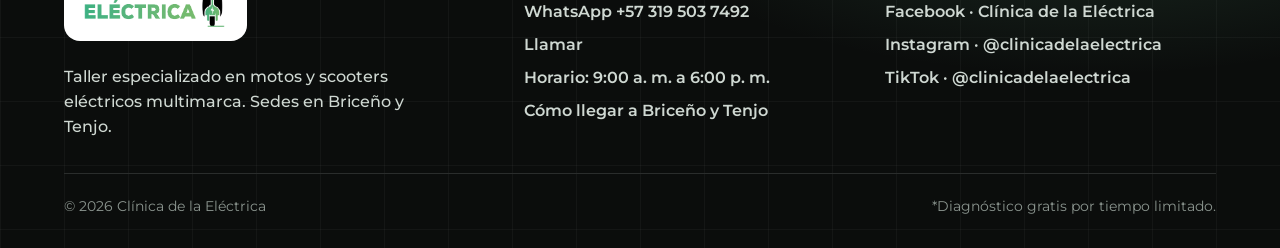
<file: repuestos.html>
<!DOCTYPE html>
<html lang="es">
<head>
<meta charset="UTF-8" />
<meta name="viewport" content="width=device-width, initial-scale=1" />
<title>Repuestos para motos eléctricas | Briceño y Tenjo</title>
<meta name="description" content="Baterías, llantas, frenos y repuestos para motos y scooters eléctricos. Consulta disponibilidad en nuestras sedes de Briceño y Tenjo por WhatsApp." />
<link rel="preconnect" href="https://fonts.googleapis.com" />
<link rel="preconnect" href="https://fonts.gstatic.com" crossorigin />
<link href="https://fonts.googleapis.com/css2?family=Montserrat:wght@400;500;600;700;800;900&display=swap" rel="stylesheet" />
<link rel="icon" href="assets/logo.png" />
<link rel="stylesheet" href="assets/site.css" />

<link rel="canonical" href="https://sang488.github.io/clinica-de-la-electrica/repuestos.html" />
<meta property="og:type" content="website" />
<meta property="og:locale" content="es_CO" />
<meta property="og:site_name" content="Clínica de la Eléctrica" />
<meta property="og:title" content="Repuestos para motos eléctricas | Briceño y Tenjo" />
<meta property="og:description" content="Baterías, llantas, frenos y repuestos para motos y scooters eléctricos. Consulta disponibilidad en nuestras sedes de Briceño y Tenjo por WhatsApp." />
<meta property="og:url" content="https://sang488.github.io/clinica-de-la-electrica/repuestos.html" />
<meta property="og:image" content="https://sang488.github.io/clinica-de-la-electrica/assets/logo.png" />
<meta property="og:image:alt" content="Clínica de la Eléctrica" />
<script type="application/ld+json">{"@context": "https://schema.org", "@graph": [{"@type": "AutoRepair", "@id": "https://sang488.github.io/clinica-de-la-electrica/#sede-briceno", "name": "Clínica de la Eléctrica · Briceño", "url": "https://sang488.github.io/clinica-de-la-electrica/ubicanos.html#sede-briceno", "telephone": "+573195037492", "description": "Pasando el puente de Briceño, al lado de la iglesia.", "address": {"@type": "PostalAddress", "addressLocality": "Briceño", "addressRegion": "Cundinamarca", "addressCountry": "CO"}, "sameAs": ["https://www.facebook.com/profile.php?id=100094913809642", "https://www.instagram.com/clinicadelaelectrica/", "https://www.tiktok.com/@clinicadelaelectrica"]}, {"@type": "AutoRepair", "@id": "https://sang488.github.io/clinica-de-la-electrica/#sede-tenjo", "name": "Clínica de la Eléctrica · Tenjo", "url": "https://sang488.github.io/clinica-de-la-electrica/ubicanos.html#sede-tenjo", "telephone": "+573195037492", "description": "Pasando el hospital, diagonal a la notaría.", "address": {"@type": "PostalAddress", "addressLocality": "Tenjo", "addressRegion": "Cundinamarca", "addressCountry": "CO"}, "sameAs": ["https://www.facebook.com/profile.php?id=100094913809642", "https://www.instagram.com/clinicadelaelectrica/", "https://www.tiktok.com/@clinicadelaelectrica"]}]}</script>
</head>
<body>
<a class="skip-link" href="#contenido">Saltar al contenido</a>

<svg width="0" height="0" style="position:absolute" aria-hidden="true">
  <defs>
    <linearGradient id="gline" x1="0" x2="1"><stop offset="0" stop-color="#63af84"/><stop offset="1" stop-color="#89bc74"/></linearGradient>
    <symbol id="i-wa" viewBox="0 0 24 24"><path fill="currentColor" d="M17.47 14.38c-.3-.15-1.76-.87-2.03-.97-.27-.1-.47-.15-.67.15-.2.3-.77.97-.94 1.17-.17.2-.35.22-.65.07-.3-.15-1.26-.46-2.4-1.48-.89-.79-1.49-1.77-1.66-2.07-.17-.3-.02-.46.13-.61.13-.13.3-.35.45-.52.15-.17.2-.3.3-.5.1-.2.05-.37-.03-.52-.07-.15-.67-1.62-.92-2.22-.24-.58-.49-.5-.67-.51h-.57c-.2 0-.52.07-.79.37-.27.3-1.04 1.02-1.04 2.48s1.07 2.88 1.21 3.08c.15.2 2.1 3.2 5.08 4.49.71.31 1.26.49 1.69.63.71.23 1.36.2 1.87.12.57-.09 1.76-.72 2.01-1.41.25-.7.25-1.29.17-1.41-.07-.12-.27-.2-.57-.35zM12.05 21.5a9.4 9.4 0 0 1-4.79-1.31l-.34-.2-3.56.93.95-3.47-.22-.36a9.4 9.4 0 0 1-1.44-5.01c0-5.2 4.23-9.43 9.44-9.43 2.52 0 4.89.98 6.67 2.77a9.36 9.36 0 0 1 2.76 6.67c0 5.2-4.24 9.42-9.44 9.42zm8.03-17.45A11.3 11.3 0 0 0 12.05.72C5.79.72.7 5.8.7 12.06c0 2 .52 3.95 1.52 5.67L.6 23.28l5.68-1.49a11.3 11.3 0 0 0 5.76 1.47c6.26 0 11.35-5.09 11.35-11.35 0-3.03-1.18-5.88-3.32-8.02z"/></symbol>
    <symbol id="i-bolt" viewBox="0 0 24 24"><path fill="none" stroke="currentColor" stroke-width="2.2" stroke-linejoin="round" d="M13 2 4 14h7l-1 8 9-12h-7z"/></symbol>
    <symbol id="i-phone" viewBox="0 0 24 24"><path fill="none" stroke="currentColor" stroke-width="2.2" stroke-linecap="round" stroke-linejoin="round" d="M22 16.9v3a2 2 0 0 1-2.2 2 19.8 19.8 0 0 1-8.6-3.1 19.5 19.5 0 0 1-6-6A19.8 19.8 0 0 1 2.1 4.2 2 2 0 0 1 4.1 2h3a2 2 0 0 1 2 1.7c.1.9.4 1.8.7 2.7a2 2 0 0 1-.5 2.1L8 9.8a16 16 0 0 0 6 6l1.3-1.3a2 2 0 0 1 2.1-.4c.9.3 1.8.6 2.7.7a2 2 0 0 1 1.7 2z"/></symbol>
  </defs>
</svg>

<!-- ══════════ NAV ══════════ -->
<header class="nav" id="topnav">
  <div class="wrap">
    <a href="index.html" class="logo"><img src="assets/logo.png" alt="Clínica de la Eléctrica" width="890" height="290" decoding="async" /></a>
    <nav id="main-menu" aria-label="Navegación principal">
      <a href="index.html#historia">Historia clínica</a>
      <div class="dd">
        <a href="repuestos.html" class="dd-t on">Repuestos <svg width="12" height="12" viewBox="0 0 24 24" fill="none" stroke="currentColor" stroke-width="3" stroke-linecap="round" stroke-linejoin="round"><path d="M6 9l6 6 6-6"/></svg></a>
        <div class="dd-m">
          <a href="repuestos.html#rep-baterias">Baterías</a>
          <a href="repuestos.html#rep-llantas">Llantas</a>
          <a href="repuestos.html#rep-piezas">Piezas</a>
        </div>
      </div>
      <a href="ubicanos.html">Ubícanos</a>
    </nav>
    <div class="nav-right">
      <a class="btn btn-g wa-link" aria-label="Agendar cita por WhatsApp" href="https://wa.me/573195037492?text=Hola%2C%20quiero%20agendar%20una%20cita%20en%20la%20Cl%C3%ADnica%20de%20la%20El%C3%A9ctrica" target="_blank" rel="noopener"><svg width="20" height="20"><use href="#i-wa"/></svg><span>Agendar cita</span></a>
      <button class="burger" type="button" aria-label="Abrir menú" aria-expanded="false" aria-controls="main-menu"><span></span></button>
    </div>
  </div>
</header>
<main id="contenido">

<!-- ══════════ HERO ══════════ -->
<!-- ══════════ 06 REPUESTOS ══════════ -->
<section class="sec" id="repuestos">
  <div class="wrap">
    <div class="sec-head has-guia reveal">
      <div>
        <span class="kicker">Repuestos</span>
        <h1>El repuesto correcto, <span class="gtxt">instalado en el taller.</span></h1>
      </div>
      <div class="guia" aria-hidden="true"><div class="bub">Dime tu moto y te consigo el repuesto.</div><div class="av"><div class="clip"><img src="assets/mascota_busto.png" alt="" loading="lazy" width="360" height="500" decoding="async" /></div><span class="prop"><svg width="22" height="22" viewBox="0 0 24 24" fill="none" stroke="#fff" stroke-width="2.4" stroke-linecap="round" stroke-linejoin="round"><circle cx="12" cy="12" r="9"/><circle cx="12" cy="12" r="3.5"/><path d="M12 3v5.5M12 15.5V21M3 12h5.5M15.5 12H21"/></svg></span></div></div>
    </div>
    <div class="rep-grid reveal">
      <article class="rep" id="rep-baterias"><div class="ico"><svg width="26" height="26" viewBox="0 0 24 24" fill="none" stroke="#fff" stroke-width="2.2" stroke-linecap="round" stroke-linejoin="round"><rect x="2" y="7" width="18" height="10" rx="2"/><path d="M22 11v2M6 10v4M10 10v4"/></svg></div><span class="n">01</span><h2>Baterías</h2><p>Baterías de litio y de plomo para motos y scooters eléctricos.</p><ul><li>Asesoría según voltaje y capacidad</li><li>Revisión del estado de tu batería actual</li><li>Cargadores compatibles</li></ul><a class="btn btn-g wa-link" data-msg="Hola, quiero cotizar una batería para mi moto eléctrica" href="https://wa.me/573195037492?text=Hola%2C%20quiero%20cotizar%20una%20bater%C3%ADa%20para%20mi%20moto%20el%C3%A9ctrica" target="_blank" rel="noopener"><svg width="20" height="20"><use href="#i-wa"/></svg>Cotizar batería</a></article>
      <article class="rep" id="rep-llantas"><div class="ico"><svg width="26" height="26" viewBox="0 0 24 24" fill="none" stroke="#fff" stroke-width="2.2" stroke-linecap="round" stroke-linejoin="round"><circle cx="12" cy="12" r="9"/><circle cx="12" cy="12" r="3.5"/><path d="M12 3v5.5M12 15.5V21M3 12h5.5M15.5 12H21"/></svg></div><span class="n">02</span><h2>Llantas</h2><p>Llantas y neumáticos para motos y scooters eléctricos.</p><ul><li>Diferentes medidas y referencias</li><li>Asesoría según el uso de tu moto</li><li>Revisión de rines y presión</li></ul><a class="btn btn-g wa-link" data-msg="Hola, quiero cotizar llantas para mi moto eléctrica" href="https://wa.me/573195037492?text=Hola%2C%20quiero%20cotizar%20llantas%20para%20mi%20moto%20el%C3%A9ctrica" target="_blank" rel="noopener"><svg width="20" height="20"><use href="#i-wa"/></svg>Cotizar llantas</a></article>
      <article class="rep" id="rep-piezas"><div class="ico"><svg width="26" height="26" viewBox="0 0 24 24" fill="none" stroke="#fff" stroke-width="2.2" stroke-linecap="round" stroke-linejoin="round"><path d="M14.7 6.3a4 4 0 0 0-5.4 5.4L3 18l3 3 6.3-6.3a4 4 0 0 0 5.4-5.4l-2.5 2.5-2.4-.6-.6-2.4z"/></svg></div><span class="n">03</span><h2>Piezas</h2><p>Repuestos para los sistemas de tu moto.</p><ul><li>Frenos, pastillas y discos</li><li>Controladores, aceleradores y sensores</li><li>Luces, cableado y accesorios</li></ul><a class="btn btn-g wa-link" data-msg="Hola, necesito un repuesto para mi moto eléctrica" href="https://wa.me/573195037492?text=Hola%2C%20necesito%20un%20repuesto%20para%20mi%20moto%20el%C3%A9ctrica" target="_blank" rel="noopener"><svg width="20" height="20"><use href="#i-wa"/></svg>Cotizar pieza</a></article>
    </div>
    <div class="note-strip reveal"><svg width="22" height="22" style="color:var(--gd)"><use href="#i-bolt"/></svg>Escríbenos la marca y el modelo de tu moto y te confirmamos disponibilidad.</div>
  </div>
</section>

<section class="cta-final">
  <div class="wrap">
    <img src="assets/mascota.png" alt="" loading="lazy" width="547" height="1204" decoding="async" />
    <div>
      <h2>¿Tu moto eléctrica <span class="gtxt">se quedó sin pulso?</span></h2>
      <p>Escríbenos, cuéntanos qué le pasa y agenda tu cita en la Clínica de la Eléctrica.</p>
      <div class="btns" style="display:flex;flex-wrap:wrap;gap:14px">
        <a class="btn btn-g wa-link" href="https://wa.me/573195037492?text=Hola%2C%20quiero%20agendar%20una%20cita%20en%20la%20Cl%C3%ADnica%20de%20la%20El%C3%A9ctrica" target="_blank" rel="noopener"><svg width="22" height="22"><use href="#i-wa"/></svg>Agendar por WhatsApp</a>
        <a class="btn btn-o" href="tel:+573195037492"><svg width="20" height="20"><use href="#i-phone"/></svg>Llamar</a>
      </div>
    </div>
  </div>
</section>

</main>
<footer>
  <div class="wrap">
    <div class="top">
      <div>
        <span class="lg"><img src="assets/logo.png" alt="Clínica de la Eléctrica" width="890" height="290" decoding="async" /></span>
        <p style="margin-top:16px;max-width:24rem;font-weight:500">Taller especializado en motos y scooters eléctricos multimarca. Sedes en Briceño y Tenjo.</p>
      </div>
      <div>
        <h2>Contacto</h2>
        <ul>
          <li><a class="wa-link" href="https://wa.me/573195037492?text=Hola%2C%20quiero%20agendar%20una%20cita%20en%20la%20Cl%C3%ADnica%20de%20la%20El%C3%A9ctrica" target="_blank" rel="noopener">WhatsApp +57 319 503 7492</a></li>
          <li><a href="tel:+573195037492">Llamar</a></li>
          <li>Horario: 9:00 a. m. a 6:00 p. m.</li>
          <li><a href="ubicanos.html">Cómo llegar a Briceño y Tenjo</a></li>
        </ul>
      </div>
      <div>
        <h2>Síguenos</h2>
        <ul>
          <li><a href="https://www.facebook.com/profile.php?id=100094913809642" target="_blank" rel="noopener">Facebook · Clínica de la Eléctrica</a></li>
          <li><a href="https://www.instagram.com/clinicadelaelectrica/" target="_blank" rel="noopener">Instagram · @clinicadelaelectrica</a></li>
          <li><a href="https://www.tiktok.com/@clinicadelaelectrica" target="_blank" rel="noopener">TikTok · @clinicadelaelectrica</a></li>
        </ul>
      </div>
    </div>
    <div class="bot"><span>© <span id="yr"></span> Clínica de la Eléctrica</span><span>*Diagnóstico gratis por tiempo limitado.</span></div>
  </div>
</footer>

<a class="wa-float wa-link" href="https://wa.me/573195037492?text=Hola%2C%20quiero%20agendar%20una%20cita%20en%20la%20Cl%C3%ADnica%20de%20la%20El%C3%A9ctrica" target="_blank" rel="noopener" aria-label="WhatsApp"><svg width="32" height="32" style="color:#fff"><use href="#i-wa"/></svg></a>

<script src="assets/site.js" defer></script>
</body>
</html>
</file>
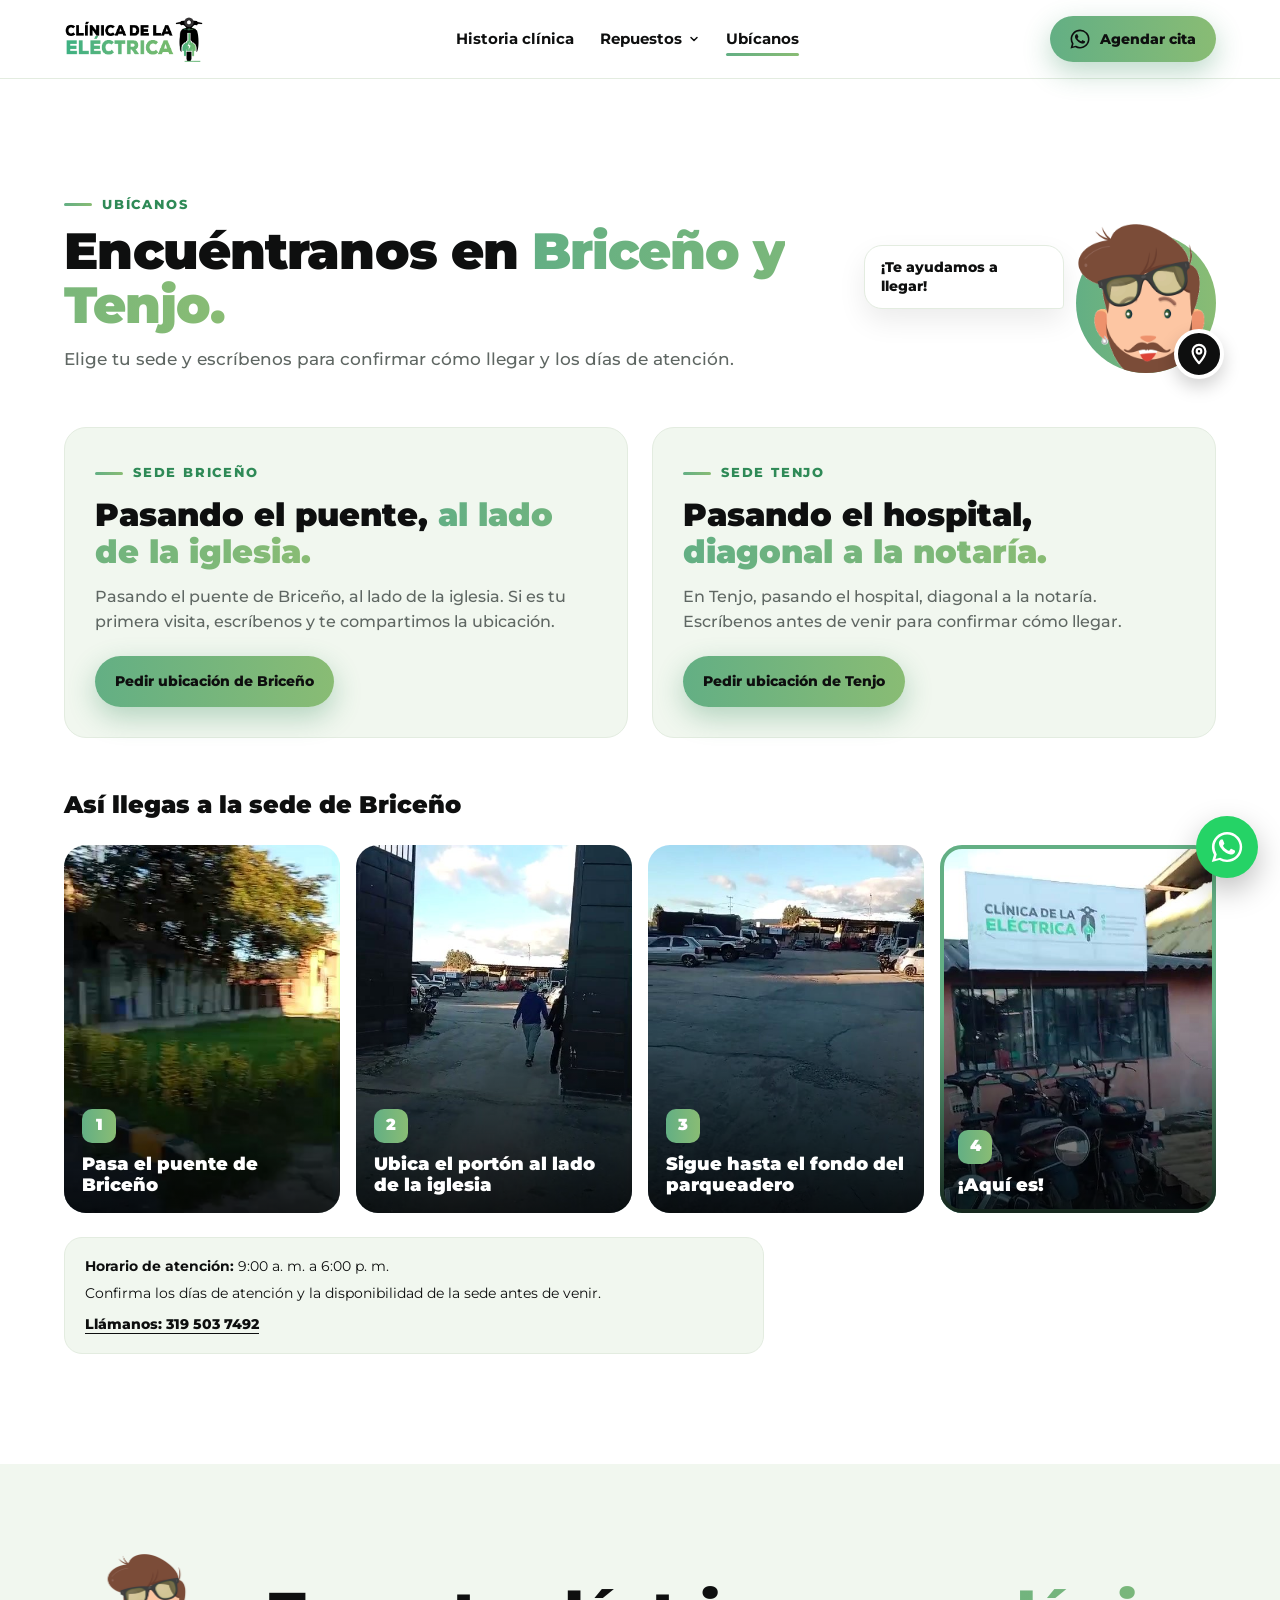
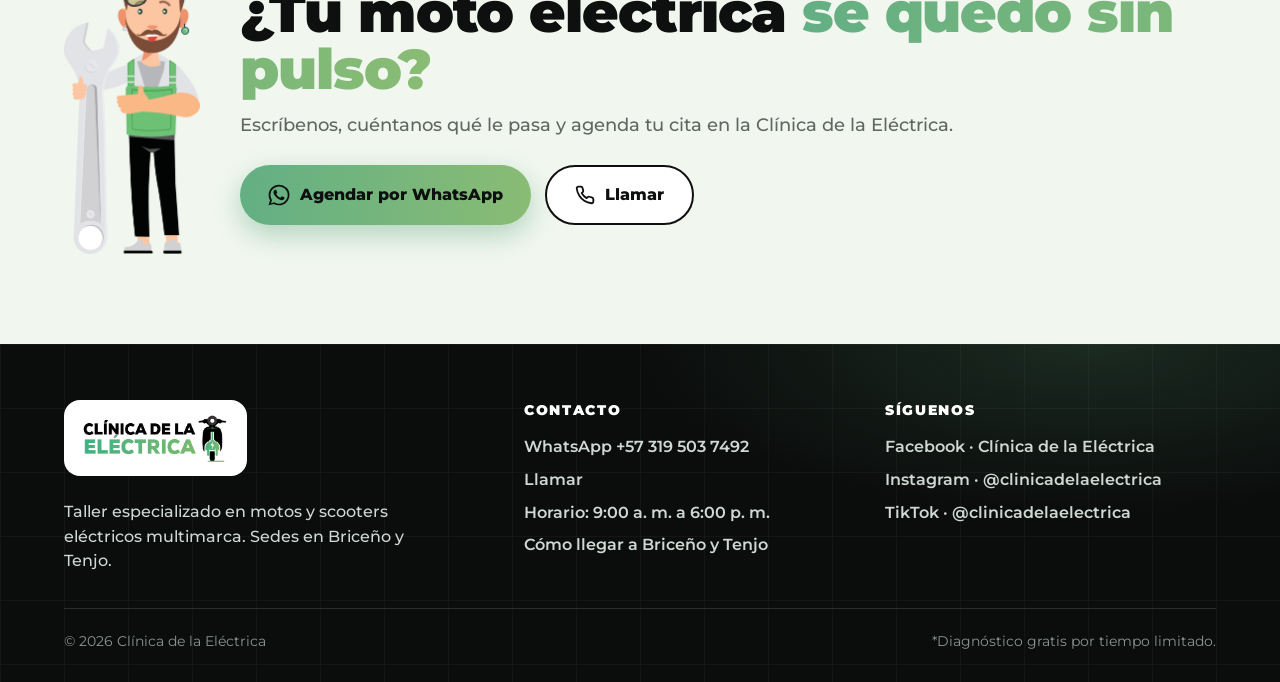
<file: ubicanos.html>
<!DOCTYPE html>
<html lang="es">
<head>
<meta charset="UTF-8" />
<meta name="viewport" content="width=device-width, initial-scale=1" />
<title>Sedes en Briceño y Tenjo | Clínica de la Eléctrica</title>
<meta name="description" content="Encuéntranos en Briceño, pasando el puente al lado de la iglesia; y en Tenjo, pasando el hospital diagonal a la notaría. Confirma cómo llegar por WhatsApp." />
<link rel="preconnect" href="https://fonts.googleapis.com" />
<link rel="preconnect" href="https://fonts.gstatic.com" crossorigin />
<link href="https://fonts.googleapis.com/css2?family=Montserrat:wght@400;500;600;700;800;900&display=swap" rel="stylesheet" />
<link rel="icon" href="assets/logo.png" />
<link rel="stylesheet" href="assets/site.css" />

<link rel="canonical" href="https://sang488.github.io/clinica-de-la-electrica/ubicanos.html" />
<meta property="og:type" content="website" />
<meta property="og:locale" content="es_CO" />
<meta property="og:site_name" content="Clínica de la Eléctrica" />
<meta property="og:title" content="Sedes en Briceño y Tenjo | Clínica de la Eléctrica" />
<meta property="og:description" content="Encuéntranos en Briceño, pasando el puente al lado de la iglesia; y en Tenjo, pasando el hospital diagonal a la notaría. Confirma cómo llegar por WhatsApp." />
<meta property="og:url" content="https://sang488.github.io/clinica-de-la-electrica/ubicanos.html" />
<meta property="og:image" content="https://sang488.github.io/clinica-de-la-electrica/assets/logo.png" />
<meta property="og:image:alt" content="Clínica de la Eléctrica" />
<script type="application/ld+json">{"@context": "https://schema.org", "@graph": [{"@type": "AutoRepair", "@id": "https://sang488.github.io/clinica-de-la-electrica/#sede-briceno", "name": "Clínica de la Eléctrica · Briceño", "url": "https://sang488.github.io/clinica-de-la-electrica/ubicanos.html#sede-briceno", "telephone": "+573195037492", "description": "Pasando el puente de Briceño, al lado de la iglesia.", "address": {"@type": "PostalAddress", "addressLocality": "Briceño", "addressRegion": "Cundinamarca", "addressCountry": "CO"}, "sameAs": ["https://www.facebook.com/profile.php?id=100094913809642", "https://www.instagram.com/clinicadelaelectrica/", "https://www.tiktok.com/@clinicadelaelectrica"]}, {"@type": "AutoRepair", "@id": "https://sang488.github.io/clinica-de-la-electrica/#sede-tenjo", "name": "Clínica de la Eléctrica · Tenjo", "url": "https://sang488.github.io/clinica-de-la-electrica/ubicanos.html#sede-tenjo", "telephone": "+573195037492", "description": "Pasando el hospital, diagonal a la notaría.", "address": {"@type": "PostalAddress", "addressLocality": "Tenjo", "addressRegion": "Cundinamarca", "addressCountry": "CO"}, "sameAs": ["https://www.facebook.com/profile.php?id=100094913809642", "https://www.instagram.com/clinicadelaelectrica/", "https://www.tiktok.com/@clinicadelaelectrica"]}]}</script>
</head>
<body>
<a class="skip-link" href="#contenido">Saltar al contenido</a>

<svg width="0" height="0" style="position:absolute" aria-hidden="true">
  <defs>
    <linearGradient id="gline" x1="0" x2="1"><stop offset="0" stop-color="#63af84"/><stop offset="1" stop-color="#89bc74"/></linearGradient>
    <symbol id="i-wa" viewBox="0 0 24 24"><path fill="currentColor" d="M17.47 14.38c-.3-.15-1.76-.87-2.03-.97-.27-.1-.47-.15-.67.15-.2.3-.77.97-.94 1.17-.17.2-.35.22-.65.07-.3-.15-1.26-.46-2.4-1.48-.89-.79-1.49-1.77-1.66-2.07-.17-.3-.02-.46.13-.61.13-.13.3-.35.45-.52.15-.17.2-.3.3-.5.1-.2.05-.37-.03-.52-.07-.15-.67-1.62-.92-2.22-.24-.58-.49-.5-.67-.51h-.57c-.2 0-.52.07-.79.37-.27.3-1.04 1.02-1.04 2.48s1.07 2.88 1.21 3.08c.15.2 2.1 3.2 5.08 4.49.71.31 1.26.49 1.69.63.71.23 1.36.2 1.87.12.57-.09 1.76-.72 2.01-1.41.25-.7.25-1.29.17-1.41-.07-.12-.27-.2-.57-.35zM12.05 21.5a9.4 9.4 0 0 1-4.79-1.31l-.34-.2-3.56.93.95-3.47-.22-.36a9.4 9.4 0 0 1-1.44-5.01c0-5.2 4.23-9.43 9.44-9.43 2.52 0 4.89.98 6.67 2.77a9.36 9.36 0 0 1 2.76 6.67c0 5.2-4.24 9.42-9.44 9.42zm8.03-17.45A11.3 11.3 0 0 0 12.05.72C5.79.72.7 5.8.7 12.06c0 2 .52 3.95 1.52 5.67L.6 23.28l5.68-1.49a11.3 11.3 0 0 0 5.76 1.47c6.26 0 11.35-5.09 11.35-11.35 0-3.03-1.18-5.88-3.32-8.02z"/></symbol>
    <symbol id="i-bolt" viewBox="0 0 24 24"><path fill="none" stroke="currentColor" stroke-width="2.2" stroke-linejoin="round" d="M13 2 4 14h7l-1 8 9-12h-7z"/></symbol>
    <symbol id="i-phone" viewBox="0 0 24 24"><path fill="none" stroke="currentColor" stroke-width="2.2" stroke-linecap="round" stroke-linejoin="round" d="M22 16.9v3a2 2 0 0 1-2.2 2 19.8 19.8 0 0 1-8.6-3.1 19.5 19.5 0 0 1-6-6A19.8 19.8 0 0 1 2.1 4.2 2 2 0 0 1 4.1 2h3a2 2 0 0 1 2 1.7c.1.9.4 1.8.7 2.7a2 2 0 0 1-.5 2.1L8 9.8a16 16 0 0 0 6 6l1.3-1.3a2 2 0 0 1 2.1-.4c.9.3 1.8.6 2.7.7a2 2 0 0 1 1.7 2z"/></symbol>
  </defs>
</svg>

<!-- ══════════ NAV ══════════ -->
<header class="nav" id="topnav">
  <div class="wrap">
    <a href="index.html" class="logo"><img src="assets/logo.png" alt="Clínica de la Eléctrica" width="890" height="290" decoding="async" /></a>
    <nav id="main-menu" aria-label="Navegación principal">
      <a href="index.html#historia">Historia clínica</a>
      <div class="dd">
        <a href="repuestos.html" class="dd-t">Repuestos <svg width="12" height="12" viewBox="0 0 24 24" fill="none" stroke="currentColor" stroke-width="3" stroke-linecap="round" stroke-linejoin="round"><path d="M6 9l6 6 6-6"/></svg></a>
        <div class="dd-m">
          <a href="repuestos.html#rep-baterias">Baterías</a>
          <a href="repuestos.html#rep-llantas">Llantas</a>
          <a href="repuestos.html#rep-piezas">Piezas</a>
        </div>
      </div>
      <a href="ubicanos.html" class="on">Ubícanos</a>
    </nav>
    <div class="nav-right">
      <a class="btn btn-g wa-link" aria-label="Agendar cita por WhatsApp" href="https://wa.me/573195037492?text=Hola%2C%20quiero%20agendar%20una%20cita%20en%20la%20Cl%C3%ADnica%20de%20la%20El%C3%A9ctrica" target="_blank" rel="noopener"><svg width="20" height="20"><use href="#i-wa"/></svg><span>Agendar cita</span></a>
      <button class="burger" type="button" aria-label="Abrir menú" aria-expanded="false" aria-controls="main-menu"><span></span></button>
    </div>
  </div>
</header>
<main id="contenido">

<!-- ══════════ HERO ══════════ -->
<!-- ══════════ 08 UBICACIÓN ══════════ -->
<section class="sec" id="ubicacion">
  <div class="wrap">
    <div class="sec-head has-guia reveal">
      <div>
        <span class="kicker">Ubícanos</span>
        <h1>Encuéntranos en <span class="gtxt">Briceño y Tenjo.</span></h1>
        <p>Elige tu sede y escríbenos para confirmar cómo llegar y los días de atención.</p>
      </div>
      <div class="guia" aria-hidden="true"><div class="bub">¡Te ayudamos a llegar!</div><div class="av"><div class="clip"><img src="assets/mascota_busto.png" alt="" loading="lazy" width="360" height="500" decoding="async" /></div><span class="prop"><svg width="22" height="22" viewBox="0 0 24 24" fill="none" stroke="#fff" stroke-width="2.4" stroke-linecap="round" stroke-linejoin="round"><path d="M12 22s7-7.5 7-13a7 7 0 0 0-14 0c0 5.5 7 13 7 13z"/><circle cx="12" cy="9" r="2.5"/></svg></span></div></div>
    </div>
    <div class="locations-grid">
      <article class="location-card" id="sede-briceno">
        <span class="kicker">Sede Briceño</span>
        <h2>Pasando el puente, <span class="gtxt">al lado de la iglesia.</span></h2>
        <p>Pasando el puente de Briceño, al lado de la iglesia. Si es tu primera visita, escríbenos y te compartimos la ubicación.</p>
        <a class="btn btn-g wa-link" data-msg="Hola, quiero visitar la sede de Briceño. ¿Me comparten la ubicación y confirman el horario?" href="https://wa.me/573195037492?text=Hola%2C%20quiero%20visitar%20la%20sede%20de%20Brice%C3%B1o.%20%C2%BFMe%20comparten%20la%20ubicaci%C3%B3n%20y%20confirman%20el%20horario%3F" target="_blank" rel="noopener">Pedir ubicación de Briceño</a>
      </article>
      <article class="location-card" id="sede-tenjo">
        <span class="kicker">Sede Tenjo</span>
        <h2>Pasando el hospital, <span class="gtxt">diagonal a la notaría.</span></h2>
        <p>En Tenjo, pasando el hospital, diagonal a la notaría. Escríbenos antes de venir para confirmar cómo llegar.</p>
        <a class="btn btn-g wa-link" data-msg="Hola, quiero visitar la sede de Tenjo. ¿Me comparten la ubicación y confirman el horario?" href="https://wa.me/573195037492?text=Hola%2C%20quiero%20visitar%20la%20sede%20de%20Tenjo.%20%C2%BFMe%20comparten%20la%20ubicaci%C3%B3n%20y%20confirman%20el%20horario%3F" target="_blank" rel="noopener">Pedir ubicación de Tenjo</a>
      </article>
    </div>
    <h2 class="route-title">Así llegas a la sede de Briceño</h2>
    <div class="route reveal">
      <div class="rstep"><img src="assets/carretera.jpg" alt="Llegada a Briceño" loading="lazy" width="478" height="850" decoding="async" /><div><b>1</b><h3>Pasa el puente de Briceño</h3></div></div>
      <div class="rstep"><img src="assets/porton.jpg" alt="Portón negro de entrada" loading="lazy" width="478" height="850" decoding="async" /><div><b>2</b><h3>Ubica el portón al lado de la iglesia</h3></div></div>
      <div class="rstep"><img src="assets/parqueadero.jpg" alt="Parqueadero" loading="lazy" width="478" height="850" decoding="async" /><div><b>3</b><h3>Sigue hasta el fondo del parqueadero</h3></div></div>
      <div class="rstep here"><img src="assets/sede.jpg" alt="Sede Clínica de la Eléctrica" loading="lazy" width="478" height="850" decoding="async" /><div><b>4</b><h3>¡Aquí es!</h3></div></div>
    </div>
    <div class="visit-summary location-hours">
      <p><b>Horario de atención:</b> 9:00 a. m. a 6:00 p. m.</p>
      <p>Confirma los días de atención y la disponibilidad de la sede antes de venir.</p>
      <a href="tel:+573195037492">Llámanos: 319 503 7492</a>
    </div>
  </div>
</section>

<!-- ══════════ CTA FINAL ══════════ -->
<section class="cta-final">
  <div class="wrap">
    <img src="assets/mascota.png" alt="" loading="lazy" width="547" height="1204" decoding="async" />
    <div>
      <h2>¿Tu moto eléctrica <span class="gtxt">se quedó sin pulso?</span></h2>
      <p>Escríbenos, cuéntanos qué le pasa y agenda tu cita en la Clínica de la Eléctrica.</p>
      <div class="btns" style="display:flex;flex-wrap:wrap;gap:14px">
        <a class="btn btn-g wa-link" href="https://wa.me/573195037492?text=Hola%2C%20quiero%20agendar%20una%20cita%20en%20la%20Cl%C3%ADnica%20de%20la%20El%C3%A9ctrica" target="_blank" rel="noopener"><svg width="22" height="22"><use href="#i-wa"/></svg>Agendar por WhatsApp</a>
        <a class="btn btn-o" href="tel:+573195037492"><svg width="20" height="20"><use href="#i-phone"/></svg>Llamar</a>
      </div>
    </div>
  </div>
</section>

</main>
<footer>
  <div class="wrap">
    <div class="top">
      <div>
        <span class="lg"><img src="assets/logo.png" alt="Clínica de la Eléctrica" width="890" height="290" decoding="async" /></span>
        <p style="margin-top:16px;max-width:24rem;font-weight:500">Taller especializado en motos y scooters eléctricos multimarca. Sedes en Briceño y Tenjo.</p>
      </div>
      <div>
        <h2>Contacto</h2>
        <ul>
          <li><a class="wa-link" href="https://wa.me/573195037492?text=Hola%2C%20quiero%20agendar%20una%20cita%20en%20la%20Cl%C3%ADnica%20de%20la%20El%C3%A9ctrica" target="_blank" rel="noopener">WhatsApp +57 319 503 7492</a></li>
          <li><a href="tel:+573195037492">Llamar</a></li>
          <li>Horario: 9:00 a. m. a 6:00 p. m.</li>
          <li><a href="ubicanos.html">Cómo llegar a Briceño y Tenjo</a></li>
        </ul>
      </div>
      <div>
        <h2>Síguenos</h2>
        <ul>
          <li><a href="https://www.facebook.com/profile.php?id=100094913809642" target="_blank" rel="noopener">Facebook · Clínica de la Eléctrica</a></li>
          <li><a href="https://www.instagram.com/clinicadelaelectrica/" target="_blank" rel="noopener">Instagram · @clinicadelaelectrica</a></li>
          <li><a href="https://www.tiktok.com/@clinicadelaelectrica" target="_blank" rel="noopener">TikTok · @clinicadelaelectrica</a></li>
        </ul>
      </div>
    </div>
    <div class="bot"><span>© <span id="yr"></span> Clínica de la Eléctrica</span><span>*Diagnóstico gratis por tiempo limitado.</span></div>
  </div>
</footer>

<a class="wa-float wa-link" href="https://wa.me/573195037492?text=Hola%2C%20quiero%20agendar%20una%20cita%20en%20la%20Cl%C3%ADnica%20de%20la%20El%C3%A9ctrica" target="_blank" rel="noopener" aria-label="WhatsApp"><svg width="32" height="32" style="color:#fff"><use href="#i-wa"/></svg></a>

<script src="assets/site.js" defer></script>
</body>
</html>
</file>
<file: assets/site.css>
:root{
  --ink:#0e0f0f; --ink2:#2a2d2c; --muted:#5f6763;
  --g1:#63af84; --g2:#89bc74; --gd:#2f8a57; --gdd:#1f6b40;
  --soft:#f1f7ef; --line:#e3ece0; --bg:#ffffff;
  --ok:#5fb37c; --warn:#f2b33d; --bad:#e2574c; --idle:#c9d1cc;
  --grad:linear-gradient(90deg,var(--g1),var(--g2));
  --r:22px;
}
*{box-sizing:border-box;margin:0;padding:0}
html{scroll-behavior:smooth}
body{font-family:'Montserrat',system-ui,sans-serif;color:var(--ink);background:var(--bg);-webkit-font-smoothing:antialiased;line-height:1.55;overflow-x:hidden}
img{max-width:100%;display:block}
a{color:inherit;text-decoration:none}
.wrap{max-width:1200px;margin:0 auto;padding:0 24px}
.gtxt{background:var(--grad);-webkit-background-clip:text;background-clip:text;color:transparent}
.btn{display:inline-flex;align-items:center;gap:10px;font-weight:800;border-radius:999px;padding:16px 28px;font-size:1rem;transition:transform .15s, box-shadow .15s, background .15s;cursor:pointer;border:0}
.btn:hover{transform:translateY(-2px)}
.btn-g{background:var(--grad);color:#fff;box-shadow:0 10px 28px rgba(47,138,87,.32)}
.btn-k{background:var(--ink);color:#fff}
.btn-o{background:#fff;color:var(--ink);border:2px solid var(--ink)}
.btn svg{flex-shrink:0}

/* ── NAV ── */
header.nav{position:sticky;top:0;z-index:50;background:rgba(255,255,255,.92);backdrop-filter:blur(12px);-webkit-backdrop-filter:blur(12px);border-bottom:1px solid var(--line)}
.nav .wrap{display:flex;align-items:center;justify-content:space-between;height:78px;gap:24px}
.nav .logo img{height:46px;width:auto}
.nav nav{display:flex;gap:26px;font-weight:700;font-size:.92rem}
.nav nav a{position:relative;padding:6px 0}
.nav nav a::after{content:"";position:absolute;left:0;bottom:0;height:3px;width:0;background:var(--grad);border-radius:3px;transition:width .2s}
.nav nav a:hover::after,.nav nav a.on::after{width:100%}
.nav .btn{padding:12px 20px;font-size:.9rem}
.burger{display:none;width:46px;height:46px;border-radius:14px;border:1.5px solid var(--line);background:#fff;align-items:center;justify-content:center;cursor:pointer;flex-shrink:0}
.burger span,.burger span::before,.burger span::after{display:block;width:20px;height:2.5px;border-radius:2px;background:var(--ink);position:relative;transition:transform .2s, background .2s}
.burger span::before,.burger span::after{content:"";position:absolute;left:0}
.burger span::before{top:-7px}.burger span::after{top:7px}
.nav.open .burger span{background:transparent}
.nav.open .burger span::before{transform:translateY(7px) rotate(45deg)}
.nav.open .burger span::after{transform:translateY(-7px) rotate(-45deg)}
.nav-right{display:flex;align-items:center;gap:10px}
@media(max-width:980px){
  .nav nav{display:none;position:absolute;top:78px;left:0;right:0;background:#fff;flex-direction:column;gap:0;padding:8px 24px 20px;border-bottom:1px solid var(--line);box-shadow:0 20px 40px rgba(0,0,0,.08)}
  .nav.open nav{display:flex}
  .nav nav a{padding:16px 0;border-bottom:1px solid var(--line);font-size:1.05rem}
  .nav nav a::after{display:none}
  .burger{display:flex}
}
@media(max-width:520px){.nav .btn span{display:none}.nav .btn{padding:12px}}

/* ── HERO ── */
.hero{position:relative;padding:72px 0 0;overflow:hidden}
.hero .wrap{display:grid;grid-template-columns:1.15fr .85fr;gap:40px;align-items:center}
.kicker{display:inline-flex;align-items:center;gap:10px;font-weight:800;font-size:.8rem;letter-spacing:.14em;text-transform:uppercase;color:var(--gd)}
.kicker::before{content:"";width:28px;height:3px;background:var(--grad);border-radius:3px}
.hero h1{font-size:clamp(2.6rem,5.6vw,4.6rem);line-height:1.02;font-weight:900;letter-spacing:-.025em;margin:18px 0 20px}
.hero p.lead{font-size:clamp(1.05rem,1.5vw,1.22rem);color:var(--muted);max-width:36rem;font-weight:500}
.hero .ctas{display:flex;flex-wrap:wrap;gap:14px;margin-top:32px}
.hero .art{position:relative;height:560px}
.hero .art .disc{position:absolute;right:0;bottom:0;width:440px;height:440px;border-radius:50%;background:var(--soft);border:2px solid var(--line)}
.hero .art .disc::after{content:"";position:absolute;inset:34px;border-radius:50%;border:2px dashed #cfe2cb}
.hero .art img{position:absolute;right:110px;bottom:-30px;height:590px;width:auto;filter:drop-shadow(0 24px 30px rgba(0,0,0,.15))}
.hero .art .tag{position:absolute;background:#fff;border-radius:16px;padding:12px 16px;box-shadow:0 14px 34px rgba(0,0,0,.12);font-weight:800;font-size:.88rem;display:flex;align-items:center;gap:10px;border:1px solid var(--line)}
.hero .art .tag i{width:34px;height:34px;border-radius:10px;background:var(--grad);display:flex;align-items:center;justify-content:center;font-style:normal}
.hero .art .tag small{display:block;font-weight:600;color:var(--muted);font-size:.74rem}
.ecg{display:block;width:100%;height:90px;margin-top:40px}
.ecg{overflow:visible}
.ecg path{fill:none;stroke:url(#gline);stroke-width:4;stroke-linecap:round;stroke-linejoin:round}
.ecg .ecg-base{opacity:.35;stroke-width:3}
.ecg .ecg-run,.ecg .ecg-glow{stroke-dasharray:260 740;stroke-dashoffset:1000;animation:ecgrun 3.2s linear infinite}
.ecg .ecg-glow{stroke-width:10;opacity:.35;filter:blur(6px)}
@keyframes ecgrun{to{stroke-dashoffset:-0}}
@media(max-width:900px){
  .hero .wrap{grid-template-columns:1fr}
  .hero .art{height:420px}
  .hero .art .disc{width:340px;height:340px;right:50%;transform:translateX(50%)}
  .hero .art img{height:440px;right:50%;transform:translateX(50%)}
  .hero .art .tag{display:none}
}

/* ── SECCIONES ── */
section.sec{padding:110px 0}
.sec-head{display:grid;grid-template-columns:1fr;gap:28px;align-items:end;margin-bottom:54px}
.sec-num{font-size:clamp(4rem,9vw,7.5rem);font-weight:900;line-height:.8;letter-spacing:-.04em;background:var(--grad);-webkit-background-clip:text;background-clip:text;color:transparent}
.sec-head h1,.sec-head h2{font-size:clamp(2rem,4vw,3.3rem);font-weight:900;line-height:1.05;letter-spacing:-.02em;margin-top:10px}
.sec-head p{color:var(--muted);font-size:1.08rem;max-width:42rem;margin-top:14px;font-weight:500}
.soft{background:var(--soft)}
.dark{position:relative;isolation:isolate;overflow:hidden;color:#fff;background:radial-gradient(ellipse 55% 50% at 88% 12%,rgba(99,175,132,.40),transparent 70%),radial-gradient(ellipse 45% 45% at 8% 92%,rgba(137,188,116,.24),transparent 70%),radial-gradient(ellipse 70% 60% at 50% 55%,rgba(47,138,87,.14),transparent 75%),#0b0d0c}
.dark::before{content:"";position:absolute;inset:0;z-index:-1;pointer-events:none;background-image:linear-gradient(rgba(255,255,255,.075) 1px,transparent 1px),linear-gradient(90deg,rgba(255,255,255,.075) 1px,transparent 1px);background-size:64px 64px;-webkit-mask-image:radial-gradient(ellipse 85% 85% at 50% 45%,#000 35%,transparent 90%);mask-image:radial-gradient(ellipse 85% 85% at 50% 45%,#000 35%,transparent 90%)}
.dark .sec-head p{color:#b9c4bd}
.dark .kicker{color:var(--g2)}
@media(max-width:700px){.sec-head{grid-template-columns:1fr;gap:6px}section.sec{padding:80px 0}}

/* 01 Despiece */
.despiece{display:grid;grid-template-columns:1.35fr .65fr;gap:36px;align-items:center}
.moto-box{position:relative;background:#fff;border:1px solid var(--line);border-radius:28px;padding:28px 20px 16px;box-shadow:0 20px 50px rgba(30,60,40,.07)}
.moto-box .count{position:absolute;top:20px;left:24px;font-weight:800;font-size:.8rem;letter-spacing:.12em;color:var(--muted);text-transform:uppercase}
.moto-box .count b{color:var(--ink)}
.moto-svg{width:100%;height:auto;display:block}
.moto-svg .part{transition:opacity .3s, filter .3s}
.moto-svg.focus .part{opacity:.28}
.moto-svg.focus .part.on{opacity:1;filter:drop-shadow(0 0 10px rgba(99,175,132,.85))}
.hot{cursor:pointer}
.hot circle.dot{fill:var(--ink);stroke:#fff;stroke-width:3;transition:fill .2s}
.hot text{fill:#fff;font:800 13px Montserrat,sans-serif;text-anchor:middle;dominant-baseline:central;pointer-events:none}
.hot circle.ring{fill:none;stroke:var(--g1);stroke-width:3;opacity:0}
.hot.on circle.dot{fill:var(--gd)}
.hot.on circle.ring{animation:ring 1.4s ease-out infinite}
@keyframes ring{0%{opacity:.9;transform:scale(1)}100%{opacity:0;transform:scale(2)}}
.hot circle.ring{transform-box:fill-box;transform-origin:center}
.part-info{min-height:132px;margin-top:6px;padding:18px 22px;border-radius:18px;background:var(--soft)}
.part-info h3{font-size:1.25rem;font-weight:900}
.part-info p{color:var(--muted);font-weight:500;margin-top:4px}
.part-list{list-style:none;display:grid;gap:6px}
.part-list li{display:flex;align-items:center;padding:0;border-radius:14px;cursor:pointer;font-weight:700;transition:background .15s}
.part-list li span{width:34px;height:34px;flex-shrink:0;border-radius:10px;background:var(--soft);display:flex;align-items:center;justify-content:center;font-weight:900;font-size:.8rem;color:var(--gd)}
.part-list li:hover{background:var(--soft)}
.part-list li.on{background:var(--ink);color:#fff}
.part-list li.on span{background:var(--grad);color:var(--ink)}
@media(max-width:900px){.despiece{grid-template-columns:1fr}.part-list{grid-template-columns:1fr 1fr}}

/* 02 Anatomía */
.grid4{display:grid;grid-template-columns:repeat(4,1fr);gap:18px}
.sys{background:#fff;border:1px solid var(--line);border-radius:var(--r);padding:26px 22px;transition:transform .2s, box-shadow .2s}
.sys:hover{transform:translateY(-4px);box-shadow:0 18px 40px rgba(30,60,40,.09)}
.ico{width:54px;height:54px;border-radius:16px;background:var(--grad);display:flex;align-items:center;justify-content:center;margin-bottom:18px}
.sys h3{font-size:1.08rem;font-weight:800;margin-bottom:6px}
.sys p{color:var(--muted);font-size:.93rem;font-weight:500}
.note-strip{margin-top:28px;display:flex;align-items:center;gap:14px;font-weight:700;padding:18px 22px;border-radius:18px;background:#fff;border:1px dashed var(--g1)}
@media(max-width:980px){.grid4{grid-template-columns:1fr 1fr}}
@media(max-width:560px){.grid4{grid-template-columns:1fr}}

/* 03 Servicios */
.svc-grid{display:grid;grid-template-columns:repeat(3,1fr);gap:18px}
.svc{background:rgba(26,28,27,.82);backdrop-filter:blur(4px);-webkit-backdrop-filter:blur(4px);border:1px solid rgba(255,255,255,.09);border-radius:var(--r);padding:28px 26px;position:relative;overflow:hidden}
.svc .n{font-weight:900;color:var(--g2);font-size:.85rem;letter-spacing:.1em}
.svc h3{font-size:1.3rem;font-weight:900;margin:8px 0 12px}
.svc ul{list-style:none;display:grid;gap:7px}
.svc li{display:flex;gap:10px;color:#cfd8d2;font-weight:500;font-size:.95rem}
.svc li::before{content:"";flex-shrink:0;width:7px;height:7px;border-radius:50%;background:var(--g1);margin-top:9px}
.svc.feat{background:var(--grad);border:0;color:#fff}
.svc.feat .n{color:#fff;opacity:.85}
.svc.feat li{color:#fff}
.svc.feat li::before{background:#fff}
.svc .badge{position:absolute;top:22px;right:22px;background:#fff;color:var(--gdd);font-weight:900;font-size:.75rem;padding:6px 12px;border-radius:999px;letter-spacing:.06em}
.process{margin-top:56px;background:#141615;border:1px solid #2c302e;border-radius:28px;padding:40px}
.process h3{font-size:clamp(1.5rem,2.8vw,2.2rem);font-weight:900;line-height:1.1}
.steps{display:grid;grid-template-columns:repeat(4,1fr);gap:16px;margin:30px 0}
.step{position:relative;padding:22px;border-radius:18px;background:#1d201f}
.step b{display:flex;width:42px;height:42px;border-radius:12px;background:var(--grad);align-items:center;justify-content:center;font-weight:900;margin-bottom:14px}
.step h3{font-weight:800;font-size:1.02rem;margin-bottom:4px}
.step p{color:#aeb9b2;font-size:.9rem;font-weight:500}
@media(max-width:980px){.svc-grid{grid-template-columns:1fr 1fr}.steps{grid-template-columns:1fr 1fr}}
@media(max-width:600px){.svc-grid,.steps{grid-template-columns:1fr}.process{padding:26px}}

/* 04 Batería */
.bat{display:grid;grid-template-columns:1fr 1fr;gap:48px;align-items:start}
.bat .big{font-size:clamp(1.8rem,3.4vw,2.8rem);font-weight:900;line-height:1.08;letter-spacing:-.02em}
.bat p{color:var(--muted);font-weight:500;margin-top:14px;font-size:1.05rem}
.pack{background:#fff;border:1px solid var(--line);border-radius:28px;padding:26px;box-shadow:0 20px 50px rgba(30,60,40,.07)}
.pack-top{display:flex;justify-content:space-between;align-items:center;margin-bottom:16px;font-weight:800}
.pack-top small{color:var(--muted);font-weight:600}
.cells{display:grid;grid-template-columns:repeat(10,1fr);gap:7px;padding:16px;border-radius:18px;background:#0e0f0f;position:relative}
.cells::after{content:"";position:absolute;right:-12px;top:50%;transform:translateY(-50%);width:12px;height:44px;background:#0e0f0f;border-radius:0 6px 6px 0}
.cell{aspect-ratio:1/1.6;border-radius:6px;background:var(--idle);transition:background .35s, transform .35s}
.cell.ok{background:var(--ok)}.cell.warn{background:var(--warn)}.cell.bad{background:var(--bad)}
.cell.pop{transform:scale(1.12)}
.legend{display:flex;flex-wrap:wrap;gap:16px;margin-top:16px;font-weight:700;font-size:.85rem}
.legend i{display:inline-block;width:12px;height:12px;border-radius:4px;margin-right:6px;vertical-align:-1px}
.pack .res{margin-top:16px;padding:14px 16px;border-radius:14px;background:var(--soft);font-weight:700;min-height:52px}
@media(max-width:900px){.bat{grid-template-columns:1fr}}

/* 05 Historia clínica */
.hc{display:grid;grid-template-columns:.95fr 1.05fr;gap:36px;align-items:start}
.chart{background:#fff;border-radius:26px;border:1px solid var(--line);overflow:hidden;box-shadow:0 20px 50px rgba(30,60,40,.08)}
.chart-top{background:var(--ink);color:#fff;padding:22px 26px;display:flex;justify-content:space-between;align-items:center;gap:12px}
.chart-top b{font-size:1.15rem;font-weight:900}
.chart-top small{color:var(--g2);font-weight:800;letter-spacing:.1em;font-size:.72rem}
.chart-body{padding:22px 26px;display:grid;grid-template-columns:1fr 1fr;gap:14px}
.field small{display:block;color:var(--muted);font-weight:700;font-size:.72rem;letter-spacing:.08em;text-transform:uppercase}
.field b{font-weight:800}
.vitals{grid-column:1/-1;display:grid;grid-template-columns:repeat(3,1fr);gap:10px}
.vital{border:1px solid var(--line);border-radius:14px;padding:12px}
.vital small{color:var(--muted);font-weight:700;font-size:.75rem}
.bar{height:8px;border-radius:8px;background:#e8eee6;margin-top:8px;overflow:hidden}
.bar i{display:block;height:100%;border-radius:8px;background:var(--grad)}
.timeline{display:grid;gap:14px}
.entry{display:grid;grid-template-columns:auto 1fr;gap:18px;padding:20px 22px;border-radius:20px;background:#fff;border:1px solid var(--line)}
.entry .d{font-weight:900;color:var(--gd);font-size:.85rem;white-space:nowrap;min-width:78px}
.entry h3{font-weight:800}
.entry p{color:var(--muted);font-weight:500;font-size:.93rem}
.ex{display:inline-block;margin-top:14px;font-size:.78rem;color:var(--muted);font-weight:600}
@media(max-width:900px){.hc{grid-template-columns:1fr}}

/* 06 Flotas */
.fleet{display:grid;grid-template-columns:.9fr 1.1fr;gap:40px;align-items:center}
.fleet-list{display:grid;grid-template-columns:1fr;gap:14px}
.fl{padding:22px;border-radius:20px;background:rgba(255,255,255,.06);border:1px solid rgba(255,255,255,.12)}
.fl b{color:var(--g2);font-weight:900;font-size:.85rem}
.fl h3{font-weight:800;margin:6px 0 4px}
.fl p{color:#b9c4bd;font-size:.92rem;font-weight:500}
.zones{display:flex;flex-wrap:wrap;gap:10px;margin-top:24px}
.zones span{padding:10px 18px;border-radius:999px;border:1.5px solid var(--g1);font-weight:800;font-size:.9rem}
@media(max-width:900px){.fleet{grid-template-columns:1fr}}
@media(max-width:560px){.fleet-list{grid-template-columns:1fr}}

/* 07 Ubicación */
.route{display:grid;grid-template-columns:repeat(4,1fr);gap:16px}
.rstep{position:relative;border-radius:22px;overflow:hidden;aspect-ratio:3/4;background:#ddd}
.rstep img{width:100%;height:100%;object-fit:cover}
.rstep::after{content:"";position:absolute;inset:0;background:linear-gradient(to top,rgba(0,0,0,.78) 0%,rgba(0,0,0,0) 55%)}
.rstep div{position:absolute;left:18px;right:18px;bottom:18px;z-index:1;color:#fff}
.rstep b{display:inline-flex;width:34px;height:34px;border-radius:10px;background:var(--grad);align-items:center;justify-content:center;font-weight:900;margin-bottom:10px}
.rstep h3{font-weight:900;font-size:1.15rem;line-height:1.15}
.rstep.here{outline:4px solid var(--g1);outline-offset:-4px}
.info{display:grid;grid-template-columns:repeat(4,1fr);gap:16px;margin-top:26px}
.info a,.info div{display:flex;gap:14px;align-items:center;padding:20px;border-radius:20px;background:#fff;border:1px solid var(--line);font-weight:800;transition:border-color .15s}
.info a:hover{border-color:var(--g1)}
.info small{display:block;color:var(--muted);font-weight:600;font-size:.8rem}
.info .ic{width:46px;height:46px;flex-shrink:0;border-radius:14px;background:var(--soft);display:flex;align-items:center;justify-content:center}
@media(max-width:980px){.route,.info{grid-template-columns:1fr 1fr}}
@media(max-width:520px){.info{grid-template-columns:1fr}}

/* CTA final + footer */
.cta-final{padding:90px 0;background:var(--soft);overflow:hidden}
.cta-final .wrap{display:grid;grid-template-columns:auto 1fr;gap:40px;align-items:center}
.cta-final img{height:300px;width:auto}
.cta-final h2{font-size:clamp(2rem,4.4vw,3.6rem);font-weight:900;line-height:1.02;letter-spacing:-.02em}
.cta-final p{color:var(--muted);font-weight:500;margin:14px 0 26px;font-size:1.1rem}
@media(max-width:760px){.cta-final .wrap{grid-template-columns:1fr;text-align:center}.cta-final img{margin:0 auto;height:220px}.cta-final .btns{justify-content:center}}
footer{background:radial-gradient(ellipse 50% 70% at 85% 0%,rgba(99,175,132,.18),transparent 70%),linear-gradient(rgba(255,255,255,.035) 1px,transparent 1px) 0 0/64px 64px,linear-gradient(90deg,rgba(255,255,255,.035) 1px,transparent 1px) 0 0/64px 64px,#0b0d0c;color:#cfd8d2;padding:56px 0 30px}
footer .top{display:grid;grid-template-columns:1.3fr 1fr 1fr;gap:30px;padding-bottom:34px;border-bottom:1px solid #2a2d2c}
footer .lg{background:#fff;border-radius:16px;padding:14px 18px;display:inline-block}
footer .lg img{height:48px;width:auto}
footer h2{color:#fff;font-weight:900;font-size:.85rem;letter-spacing:.12em;text-transform:uppercase;margin-bottom:14px}
footer ul{list-style:none;display:grid;gap:8px;font-weight:600}
footer a:hover{color:var(--g2)}
footer .bot{padding-top:22px;font-size:.85rem;color:#8b958f;display:flex;justify-content:space-between;flex-wrap:wrap;gap:10px}
@media(max-width:760px){footer .top{grid-template-columns:1fr}}

@media(max-width:600px){
  .wrap{padding:0 18px}
  .nav .wrap{height:68px}.nav .logo img{height:38px}.nav nav{top:68px}
  .hero{padding-top:40px}
  .hero h1{font-size:2.5rem}
  .hero .ctas .btn{width:100%;justify-content:center}
  .hero .art{height:320px;margin-top:6px}
  .hero .art .disc{width:270px;height:270px}
  .hero .art img{height:350px;bottom:-14px}
  .ecg{margin-top:10px;height:60px}
  .sec-head{margin-bottom:34px}
  .sec-num{font-size:3.6rem}
  .sec-head h1,.sec-head h2{font-size:2rem}
  .moto-box{padding:40px 6px 8px;border-radius:22px}
  .moto-box .count{top:14px;left:16px}
  .part-info{margin:8px 6px 0;padding:14px 16px}
  .part-list{display:flex;overflow-x:auto;gap:8px;padding:4px 2px 10px;scroll-snap-type:x mandatory;-webkit-overflow-scrolling:touch}
  .part-list li{flex:none;white-space:nowrap;padding:0;border:1px solid var(--line);scroll-snap-align:start}
  .part-list li span{width:28px;height:28px}
  .grid4{grid-template-columns:1fr 1fr;gap:12px}
  .sys{padding:18px 14px}.sys h3{font-size:.98rem}.sys p{font-size:.82rem}
  .ico{width:42px;height:42px;border-radius:12px;margin-bottom:12px}.ico svg{width:22px;height:22px}
  .note-strip{font-size:.9rem}
  .svc{padding:22px 20px}
  .process .btn,.bat .btn,.fleet .btn,.cta-final .btn{width:100%;justify-content:center}
  .chart-body{grid-template-columns:1fr 1fr;padding:18px}
  .chart-top{padding:18px}.chart-top b{font-size:1rem}
  .entry{grid-template-columns:1fr;gap:4px}
  .cells{grid-template-columns:repeat(10,1fr);gap:4px;padding:10px}
  .route{gap:10px}.rstep h3{font-size:.98rem}.rstep div{left:12px;right:12px;bottom:12px}
  .cta-final{padding:64px 0}
  .wa-float{width:56px;height:56px;right:16px;bottom:16px}
}
.wa-float{position:fixed;right:22px;bottom:22px;z-index:60;width:62px;height:62px;border-radius:50%;background:#25d366;display:flex;align-items:center;justify-content:center;box-shadow:0 12px 30px rgba(0,0,0,.25)}
.js .reveal{opacity:0;transform:translateY(24px);transition:opacity .7s ease, transform .7s ease}
.js .reveal.in{opacity:1;transform:none}
@media(prefers-reduced-motion:reduce){.reveal{opacity:1;transform:none;transition:none}.ecg path{animation:none}.ecg .ecg-run{stroke-dasharray:none}}

/* dropdown repuestos */
.dd{position:relative;display:flex;align-items:center}
.dd-t{display:inline-flex!important;align-items:center;gap:6px}
.dd-t svg{transition:transform .2s}
.dd:hover .dd-t svg,.dd:focus-within .dd-t svg{transform:rotate(180deg)}
.dd-m{position:absolute;top:100%;left:-14px;padding-top:14px;opacity:0;visibility:hidden;transform:translateY(6px);transition:opacity .18s,transform .18s,visibility .18s}
.dd-m::before{content:"";position:absolute;inset:14px 0 0;background:#fff;border:1px solid var(--line);border-radius:16px;box-shadow:0 18px 40px rgba(0,0,0,.1);z-index:-1}
.dd:hover .dd-m,.dd:focus-within .dd-m{opacity:1;visibility:visible;transform:none}
.dd-m a{display:block;padding:11px 18px!important;min-width:180px;margin:0 6px;border-radius:10px}
.dd-m a:first-child{margin-top:6px}.dd-m a:last-child{margin-bottom:6px}
.dd-m a::after{display:none}
.dd-m a:hover{background:var(--soft);color:var(--gd)}
@media(max-width:980px){
  .dd{flex-direction:column;align-items:stretch}
  .dd-t svg{display:none}
  .dd-m{position:static;opacity:1;visibility:visible;transform:none;padding:0 0 0 18px}
  .dd-m::before{display:none}
  .dd-m a{margin:0;min-width:0;border-radius:0;font-size:.95rem!important;color:var(--muted)}
  .dd-m a:first-child{margin-top:0}.dd-m a:last-child{margin-bottom:0}
}
/* repuestos */
.rep-grid{display:grid;grid-template-columns:repeat(3,1fr);gap:20px}
.rep{background:#fff;border:1px solid var(--line);border-radius:var(--r);padding:30px 26px;display:flex;flex-direction:column;scroll-margin-top:100px;transition:transform .2s,box-shadow .2s}
.rep:hover{transform:translateY(-4px);box-shadow:0 18px 40px rgba(30,60,40,.09)}
.rep .n{font-weight:900;color:var(--gd);font-size:.8rem;letter-spacing:.14em}
.rep h2{font-size:1.6rem;font-weight:900;margin:6px 0 10px}
.rep>p{color:var(--muted);font-weight:500;margin-bottom:16px}
.rep ul{list-style:none;display:grid;gap:8px;margin-bottom:24px;flex:1}
.rep li{display:flex;gap:10px;font-weight:600;font-size:.95rem}
.rep li::before{content:"";flex-shrink:0;width:7px;height:7px;border-radius:50%;background:var(--g1);margin-top:9px}
.rep .btn{justify-content:center}
@media(max-width:900px){.rep-grid{grid-template-columns:1fr}}

/* mascota guía por sección */
.sec-head.has-guia{grid-template-columns:1fr auto}
.guia{display:flex;align-items:flex-end;gap:12px}
.guia .bub{background:#fff;color:var(--ink);border:1px solid var(--line);border-radius:18px 18px 4px 18px;padding:12px 16px;font-weight:800;font-size:.9rem;line-height:1.3;max-width:200px;box-shadow:0 12px 28px rgba(0,0,0,.08);margin-bottom:64px}
.dark .guia .bub{border-color:transparent}
.guia .av{position:relative;width:140px;height:140px;border-radius:50%;background:var(--grad);flex-shrink:0}
.guia .clip{position:absolute;left:0;right:0;bottom:0;height:200px;overflow:hidden;border-radius:0 0 70px 70px}
.guia .clip img{position:absolute;left:50%;bottom:-46px;width:150px;transform:translateX(-50%)}
.guia .prop{position:absolute;right:-8px;bottom:-6px;width:50px;height:50px;border-radius:50%;background:var(--ink);display:flex;align-items:center;justify-content:center;border:4px solid #fff;box-shadow:0 8px 18px rgba(0,0,0,.18)}
.soft .guia .prop{border-color:var(--soft)}
.dark .guia .prop{background:var(--gd);border-color:var(--ink)}
.reveal .guia .av{transform:scale(.85);transition:transform .6s cubic-bezier(.3,1.6,.5,1) .2s}
.reveal.in .guia .av{transform:none}
@media(max-width:1100px){.guia .bub{display:none}}
@media(max-width:700px){
  .sec-head.has-guia{grid-template-columns:1fr}
  .guia{flex-direction:row-reverse;justify-content:flex-end;margin-top:22px}
  .guia .bub{display:block;margin-bottom:30px;border-radius:18px 18px 18px 4px;max-width:none;flex:1}
  .guia .av{width:96px;height:96px}
  .guia .clip{height:140px;border-radius:0 0 48px 48px}
  .guia .clip img{width:104px;bottom:-32px}
  .guia .prop{width:38px;height:38px;border-width:3px;right:-6px;bottom:-4px}
  .guia .prop svg{width:17px;height:17px}
}

/* proceso animado */
.steps-bar{position:relative;height:4px;border-radius:4px;background:#2c302e;margin-top:28px;overflow:hidden}
.steps-bar i{position:absolute;left:0;top:0;bottom:0;width:25%;background:var(--grad);border-radius:4px;transition:width .6s ease;box-shadow:0 0 12px rgba(137,188,116,.7)}
.steps{margin-top:18px}
.step{opacity:.5;cursor:pointer;transition:opacity .4s,transform .4s,box-shadow .4s,background .4s;padding:14px 14px 22px}
.step.on{opacity:1;transform:translateY(-4px);background:#222725;box-shadow:0 0 0 1px rgba(99,175,132,.55),0 22px 44px rgba(47,138,87,.2)}
.step b,.step h3,.step p{margin-left:8px;margin-right:8px}
.scene{position:relative;height:180px;border-radius:14px;margin-bottom:18px;overflow:hidden;background:radial-gradient(circle at 28% 105%,rgba(99,175,132,.45),transparent 62%),linear-gradient(rgba(255,255,255,.05) 1px,transparent 1px) 0 0/22px 22px,linear-gradient(90deg,rgba(255,255,255,.05) 1px,transparent 1px) 0 0/22px 22px,#151817}
.scene .m{position:absolute;left:6px;bottom:-34px;width:124px;transform:translateY(26px) rotate(0);transition:transform .6s cubic-bezier(.3,1.5,.5,1)}
.scene .m-ok{width:150px;left:-8px;bottom:-24px}
.step.on .scene .m{transform:translateY(0) rotate(var(--r,0deg))}
.pr{position:absolute;right:12px;top:16px;bottom:16px;width:52%;display:flex;align-items:center;justify-content:center}
.pr-scan .moto-mini{opacity:.9}
.pr-scan .lupa{position:absolute;left:0;top:18%}
.step.on .pr-scan .lupa{animation:scan 1.8s ease-in-out infinite alternate}
@keyframes scan{from{transform:translate(-4px,0) rotate(-8deg)}to{transform:translate(60px,14px) rotate(8deg)}}
.pr-talk{flex-direction:column;gap:10px;align-items:flex-end}
.talk{display:flex;gap:6px;background:#fff;border-radius:16px 16px 4px 16px;padding:14px 16px;align-self:flex-start}
.talk span{width:9px;height:9px;border-radius:50%;background:var(--gd);opacity:.3}
.step.on .talk span{animation:dot 1.2s infinite}
.talk span:nth-child(2){animation-delay:.2s!important}.talk span:nth-child(3){animation-delay:.4s!important}
@keyframes dot{0%,60%,100%{opacity:.3;transform:none}30%{opacity:1;transform:translateY(-4px)}}
.photo{width:62px;height:50px;border-radius:10px;background:var(--grad);display:flex;align-items:center;justify-content:center;transform:rotate(6deg) scale(.8);opacity:0;transition:all .5s .3s cubic-bezier(.3,1.5,.5,1)}
.step.on .photo{transform:rotate(6deg) scale(1);opacity:1}
.msg{background:#dcf8c6;color:#0e0f0f;border-radius:14px 14px 4px 14px;padding:10px 14px;display:grid;grid-template-columns:auto 1fr;gap:2px 8px;align-items:center;font-size:.78rem;font-weight:700;min-width:130px;transform:translateY(30px);opacity:0;transition:all .6s cubic-bezier(.3,1.4,.5,1)}
.msg svg{color:#25a35a}
.msg .amt{grid-column:1/-1;font-size:1.25rem;font-weight:900;letter-spacing:.04em}
.msg em{grid-column:1/-1;justify-self:end;font-style:normal;color:#34b7f1;font-size:.75rem;opacity:0;transition:opacity .3s 1s}
.step.on .msg{transform:none;opacity:1}
.step.on .msg em{opacity:1}
.ok{width:66px;height:66px;border-radius:50%;background:var(--grad);display:flex;align-items:center;justify-content:center;box-shadow:0 0 0 8px rgba(137,188,116,.15);transform:scale(.4);opacity:0;transition:all .5s .2s cubic-bezier(.3,1.7,.5,1)}
.step.on .ok{transform:scale(1);opacity:1}
.sp{position:absolute;width:10px;height:10px;border-radius:50%;background:var(--g2);opacity:0}
.s1{top:12%;left:30%}.s2{top:20%;right:6%}.s3{bottom:14%;right:22%}
.step.on .sp{animation:spark 1.6s ease-out infinite}
.step.on .s2{animation-delay:.4s}.step.on .s3{animation-delay:.8s}
@keyframes spark{0%{opacity:0;transform:scale(.3)}30%{opacity:1;transform:scale(1)}100%{opacity:0;transform:scale(.2) translateY(-14px)}}
@media(max-width:980px){.steps-bar{display:none}}
@media(max-width:600px){.scene{height:160px}.step{opacity:1}.step:not(.on){transform:none}}
@media(prefers-reduced-motion:reduce){.step *{animation:none!important;transition:none!important}}

/* mantenimiento */
button{font-family:inherit}
.bat p b{color:var(--ink)}
.mt-bar{height:6px;border-radius:6px;background:var(--line);overflow:hidden;margin-bottom:14px}
.mt-bar i{display:block;height:100%;width:0;background:var(--grad);transition:width .5s ease}
.mt-list{list-style:none;display:grid;gap:8px}
.mt-body{display:grid;grid-template-rows:0fr;transition:grid-template-rows .55s ease}
.mt-body>div{overflow:hidden}
.mt.open .mt-body{grid-template-rows:1fr}
.pack.mt .mt-bar{margin-bottom:0}
.mt.open .mt-bar{margin-bottom:14px}
#mt-run .chev{transition:transform .3s}
#mt-run[aria-expanded="true"] .chev{transform:rotate(180deg)}
.mt-list li{display:grid;grid-template-columns:30px 1fr auto;gap:12px;align-items:center;padding:12px 14px;border-radius:14px;border:1px solid var(--line);transition:background .3s,border-color .3s}
.mt-list li i{width:30px;height:30px;border-radius:50%;border:2px solid var(--idle);position:relative;transition:all .3s}
.mt-list li b{display:block;font-weight:800;font-size:.95rem}
.mt-list li small{color:var(--muted);font-weight:600;font-size:.8rem}
.mt-list li em{font-style:normal;font-weight:800;font-size:.72rem;letter-spacing:.06em;text-transform:uppercase;padding:6px 10px;border-radius:999px;opacity:0;transform:scale(.7);transition:all .35s cubic-bezier(.3,1.6,.5,1)}
.mt-list li.chk{background:var(--soft);border-color:var(--g1)}
.mt-list li.chk i{border-color:var(--g1);border-top-color:transparent;animation:spin .6s linear infinite}
@keyframes spin{to{transform:rotate(360deg)}}
.mt-list li.on i{background:var(--grad);border-color:transparent}
.mt-list li.on i::after{content:"";position:absolute;left:9px;top:5px;width:7px;height:12px;border:solid #fff;border-width:0 3px 3px 0;transform:rotate(45deg)}
.mt-list li.on em{opacity:1;transform:none}
.mt-list li[data-s="ok"] em{background:#e3f3e8;color:var(--gd)}
.mt-list li[data-s="ajuste"] em{background:#eef6e6;color:#5b8a3a}
.mt-list li[data-s="cambio"] em{background:#fdf1dc;color:#b9811a}
.mt-list li[data-s="cambio"].on i{background:var(--warn)}
@media(max-width:600px){.mt-list li{grid-template-columns:26px 1fr;padding:10px 12px}.mt-list li i{width:26px;height:26px}.mt-list li.on i::after{left:8px;top:4px;width:6px;height:11px}.mt-list li em{grid-column:2;justify-self:start}}

/* Mejoras de lectura y navegación, sin cambiar la identidad de marca. */
img{height:auto}
.btn-g{color:var(--ink)}
a:focus-visible,button:focus-visible,[tabindex]:focus-visible{outline:3px solid var(--ink);outline-offset:4px;box-shadow:0 0 0 6px #fff}
.hot:focus-visible{outline:none;box-shadow:none}
.hot:focus-visible .dot{stroke:var(--ink);stroke-width:5;fill:var(--g2)}
.hot:focus-visible text{fill:var(--ink)}
.part-list button{display:flex;align-items:center;gap:14px;min-height:48px;width:100%;padding:11px 14px;background:none;border:0;border-radius:14px;color:inherit;font:inherit;text-align:left;cursor:pointer}
.part-pause{font-size:.85rem;padding:12px 18px;margin-top:16px;min-height:46px}
.part-controls{min-width:0}
.sr-only{position:absolute;width:1px;height:1px;padding:0;margin:-1px;overflow:hidden;clip:rect(0,0,0,0);white-space:nowrap;border:0}
.skip-link{position:fixed;top:8px;left:16px;z-index:100;transform:translateY(-160%);background:var(--ink);color:#fff;padding:12px 20px;border-radius:12px;font-weight:800}
.skip-link:focus{transform:translateY(0)}
section[id],article[id],main[id]{scroll-margin-top:100px}
.visit-summary{margin-top:24px;padding:18px 20px;background:var(--soft);border:1px solid var(--line);border-radius:18px;font-size:.85rem}
.visit-summary p+p{margin-top:6px}
.visit-summary a{display:inline-block;margin-top:10px;font-weight:800;text-decoration:underline;text-underline-offset:4px}
.locations-grid{display:grid;grid-template-columns:1fr 1fr;gap:24px;margin-bottom:48px}
.location-card{border:1px solid var(--line);border-radius:var(--r);padding:30px;background:var(--soft)}
.location-card h2{font-weight:900;font-size:clamp(1.45rem,2.5vw,2rem);line-height:1.15;margin:14px 0}
.location-card p{color:var(--muted);font-weight:500;margin-bottom:22px}
.location-card .btn{font-size:.9rem;padding:14px 20px;min-height:48px}
.location-note{font-size:.9rem;color:var(--muted);margin-top:20px}
.route-title{font-weight:900;font-size:1.5rem;margin-bottom:22px}
.location-hours{max-width:700px}
.home-location{display:grid;grid-template-columns:280px 1fr;gap:36px;align-items:center;padding:24px;border:1px solid var(--line);border-radius:var(--r);background:#fff}
.home-location img{width:100%;height:300px;object-fit:cover;border-radius:18px}
.home-location h3{font-size:1.5rem;font-weight:900;margin-bottom:12px}
.home-location p{margin-bottom:20px}
@media(max-width:700px){
  .locations-grid{grid-template-columns:1fr}
  .location-card{padding:24px}
  .home-location{grid-template-columns:1fr;gap:22px;padding:18px}
  .home-location img{height:260px;object-position:center 60%}
}
@media(max-width:600px){
  .part-list button{padding:9px 14px 9px 9px}
  .visit-summary{padding:14px 16px}
}
@media(prefers-reduced-motion:reduce){
  html{scroll-behavior:auto}
  .js .reveal{opacity:1;transform:none;transition:none}
  .hot circle.ring{animation:none}
  *,*::before,*::after{scroll-behavior:auto!important}
}
</file>
